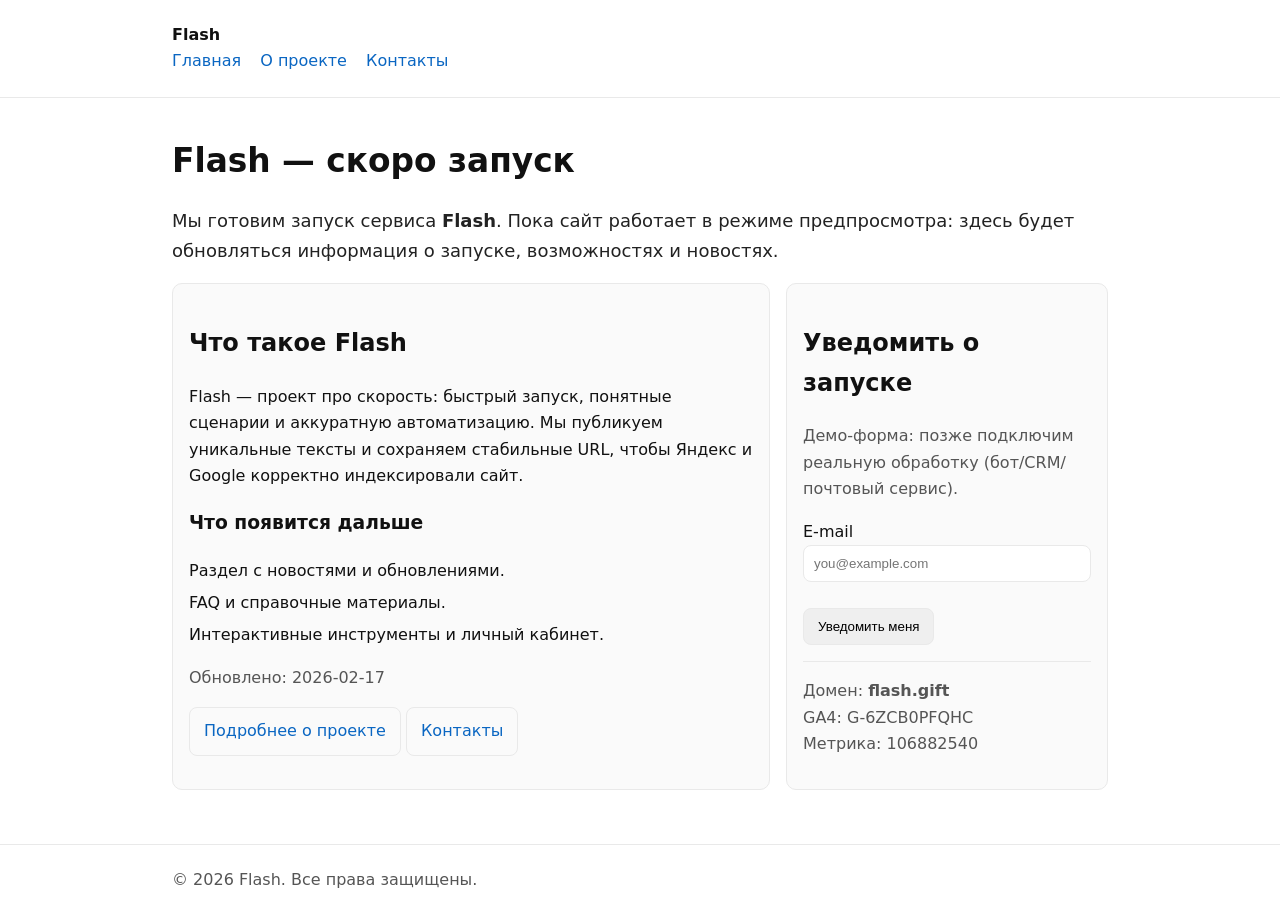
<file: index.html>
<!doctype html>
<html lang="ru">
<head>
  <meta charset="utf-8">
  <meta http-equiv="X-UA-Compatible" content="IE=edge">
  <meta name="viewport" content="width=device-width, initial-scale=1">

  <title>Flash — официальный сайт | Скоро запуск</title>
  <meta name="description" content="Flash — готовим запуск нового сервиса. Кратко о проекте и планы: скоро старт.">
  <meta name="robots" content="index,follow">
  <link rel="canonical" href="https://flash.gift/">
  <link rel="icon" href="/favicon.svg" type="image/svg+xml">

  <!-- Google Search Console (URL Prefix) verification -->
  <meta name="google-site-verification" content="k3p72DOG4IY43Zcxgk-vc1v0iFhsL73uqDpdBK9BLhQ">

  <!-- Open Graph / Social preview -->
  <meta property="og:title" content="Flash — скоро запуск">
  <meta property="og:description" content="Готовим запуск сервиса Flash. Следите за обновлениями — скоро старт.">
  <meta property="og:type" content="website">
  <meta property="og:url" content="https://flash.gift/">
  <meta property="og:image" content="https://flash.gift/og-image.png">
  <meta name="twitter:card" content="summary_large_image">


  <style>
    :root {
      --maxw: 980px;
      --text: #111;
      --muted: #555;
      --border: #e9e9e9;
      --bg: #fff;
      --card: #fafafa;
      --link: #0a66c2;
    }
    * { box-sizing: border-box; }
    html, body { margin:0; padding:0; background: var(--bg); color: var(--text); }
    body { font-family: system-ui, -apple-system, Segoe UI, Roboto, Ubuntu, Arial, sans-serif; line-height: 1.65; }
    a { color: var(--link); }
    header { border-bottom: 1px solid var(--border); }
    footer { border-top: 1px solid var(--border); margin-top: 32px; }
    .wrap { max-width: var(--maxw); margin: 0 auto; padding: 22px; }
    nav a { margin-right: 14px; text-decoration: none; }
    nav a:hover { text-decoration: underline; }
    h1 { font-size: 2.05rem; margin: 14px 0 10px; }
    h2 { margin-top: 24px; }
    .lead { font-size: 1.125rem; color: #222; }
    .muted { color: var(--muted); }
    .grid { display: grid; gap: 16px; grid-template-columns: 1.3fr 0.7fr; }
    @media (max-width: 860px) { .grid { grid-template-columns: 1fr; } }
    .card { background: var(--card); border: 1px solid var(--border); border-radius: 10px; padding: 16px; }
    .btn { display:inline-block; padding: 10px 14px; border: 1px solid var(--border); border-radius: 8px; text-decoration:none; }
    form input[type="email"] { width: min(420px, 100%); padding: 10px; border: 1px solid var(--border); border-radius: 8px; }
    form button { padding: 10px 14px; border: 1px solid var(--border); border-radius: 8px; cursor: pointer; }
    .kpi { list-style: none; padding-left: 0; }
    .kpi li { margin: 6px 0; }
  </style>


  <!-- Structured data (Organization) -->
  <script type="application/ld+json">
  {
    "@context": "https://schema.org",
    "@type": "Organization",
    "name": "Flash",
    "url": "https://flash.gift",
    "logo": "https://flash.gift/og-image.png"
  }
  </script>

  <!-- Google tag (gtag.js) -->
  <script async src="https://www.googletagmanager.com/gtag/js?id=G-6ZCB0PFQHC"></script>
  <script>
    window.dataLayer = window.dataLayer || [];
    function gtag(){dataLayer.push(arguments);}
    gtag('js', new Date());
    gtag('config', 'G-6ZCB0PFQHC');
  </script>

  <!-- Yandex.Metrika counter -->
  <script type="text/javascript">
      (function(m,e,t,r,i,k,a){
          m[i]=m[i]||function(){(m[i].a=m[i].a||[]).push(arguments)};
          m[i].l=1*new Date();
          for (var j = 0; j < document.scripts.length; j++) {if (document.scripts[j].src === r) { return; }}
          k=e.createElement(t),a=e.getElementsByTagName(t)[0],k.async=1,k.src=r,a.parentNode.insertBefore(k,a)
      })(window, document,'script','https://mc.yandex.ru/metrika/tag.js?id=106882540', 'ym');

      ym(106882540, 'init', {ssr:true, webvisor:true, clickmap:true, ecommerce:"dataLayer", referrer: document.referrer, url: location.href, accurateTrackBounce:true, trackLinks:true});
  </script>
  <noscript><div><img src="https://mc.yandex.ru/watch/106882540" style="position:absolute; left:-9999px;" alt="" /></div></noscript>
  <!-- /Yandex.Metrika counter -->

</head>

<body>
<header>
  <div class="wrap">
    <strong>Flash</strong>
    <nav aria-label="Разделы">
      <a href="https://flash.gift/">Главная</a>
      <a href="https://flash.gift/about.html">О проекте</a>
      <a href="https://flash.gift/contacts.html">Контакты</a>
    </nav>
  </div>
</header>


<main>
  <div class="wrap">
    <h1>Flash — скоро запуск</h1>
    <p class="lead">
      Мы готовим запуск сервиса <strong>Flash</strong>. Пока сайт работает в режиме предпросмотра:
      здесь будет обновляться информация о запуске, возможностях и новостях.
    </p>

    <div class="grid" role="presentation">
      <section class="card" aria-labelledby="about">
        <h2 id="about">Что такое Flash</h2>
        <p>
          Flash — проект про скорость: быстрый запуск, понятные сценарии и аккуратную автоматизацию.
          Мы публикуем уникальные тексты и сохраняем стабильные URL, чтобы Яндекс и Google корректно индексировали сайт.
        </p>

        <h3>Что появится дальше</h3>
        <ul class="kpi">
          <li>Раздел с новостями и обновлениями.</li>
          <li>FAQ и справочные материалы.</li>
          <li>Интерактивные инструменты и личный кабинет.</li>
        </ul>

        <p class="muted">
          Обновлено: 2026-02-17
        </p>

        <p>
          <a class="btn" href="https://flash.gift/about.html">Подробнее о проекте</a>
          <a class="btn" href="https://flash.gift/contacts.html">Контакты</a>
        </p>
      </section>

      <aside class="card" aria-labelledby="subscribe">
        <h2 id="subscribe">Уведомить о запуске</h2>
        <p class="muted">Демо‑форма: позже подключим реальную обработку (бот/CRM/почтовый сервис).</p>
        <form action="#" method="post"
              onsubmit="alert('Это демо-форма. Позже подключите реальную обработку (Formspree / Telegram Bot / свой сервер).'); return false;">
          <label for="email">E‑mail</label><br>
          <input id="email" type="email" name="email" placeholder="you@example.com" required><br><br>
          <button type="submit">Уведомить меня</button>
        </form>

        <hr style="border:none;border-top:1px solid var(--border); margin: 16px 0;">
        <p class="muted">
          Домен: <strong>flash.gift</strong><br>
          GA4: G-6ZCB0PFQHC<br>
          Метрика: 106882540
        </p>
      </aside>
    </div>
  </div>
</main>

<footer>
  <div class="wrap muted">© 2026 Flash. Все права защищены.</div>
</footer>

</body>
</html>
</file>
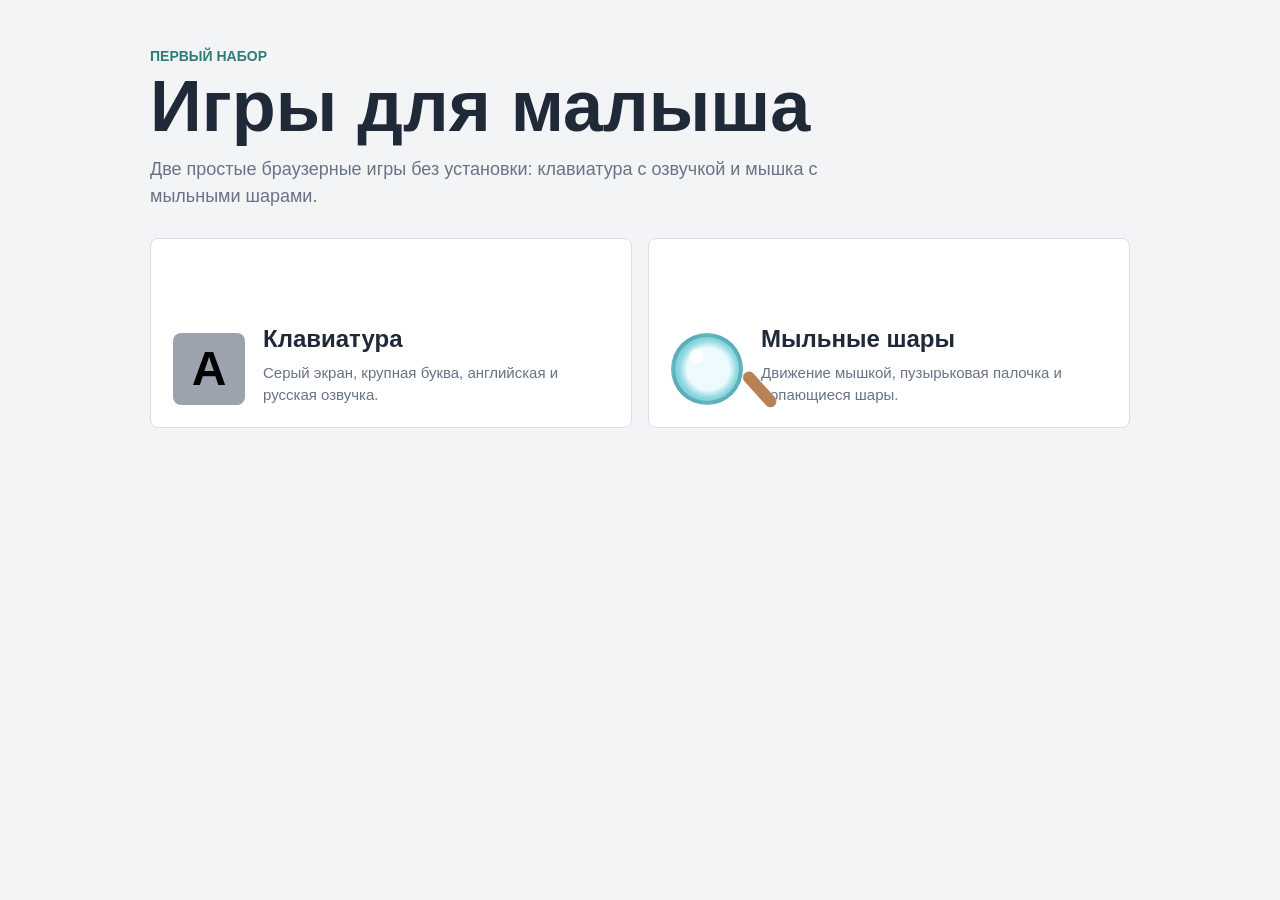
<file: kids/index.html>
<!doctype html>
<html lang="ru">
  <head>
    <meta charset="utf-8">
    <meta name="viewport" content="width=device-width, initial-scale=1, viewport-fit=cover">
    <meta name="theme-color" content="#f4f5f7">
    <meta name="apple-mobile-web-app-capable" content="yes">
    <meta name="apple-mobile-web-app-title" content="Игры малыша">
    <link rel="manifest" href="manifest.webmanifest">
    <link rel="apple-touch-icon" href="assets/icons/apple-touch-icon.png">
    <title>Игры для малыша</title>
    <link rel="stylesheet" href="styles.css">
  </head>
  <body>
    <main class="shell">
      <section class="intro" aria-labelledby="page-title">
        <p class="eyebrow">Первый набор</p>
        <h1 id="page-title">Игры для малыша</h1>
        <p class="lead">
          Две простые браузерные игры без установки: клавиатура с озвучкой и мышка с мыльными шарами.
        </p>
      </section>

      <section class="game-grid" aria-label="Выбор игры">
        <a class="game-card" href="keyboard-game/index.html">
          <span class="card-mark">A</span>
          <span>
            <strong>Клавиатура</strong>
            <small>Серый экран, крупная буква, английская и русская озвучка.</small>
          </span>
        </a>

        <a class="game-card" href="bubble-game/index.html">
          <span class="card-mark bubble-mark"></span>
          <span>
            <strong>Мыльные шары</strong>
            <small>Движение мышкой, пузырьковая палочка и лопающиеся шары.</small>
          </span>
        </a>
      </section>
    </main>
  </body>
</html>
</file>
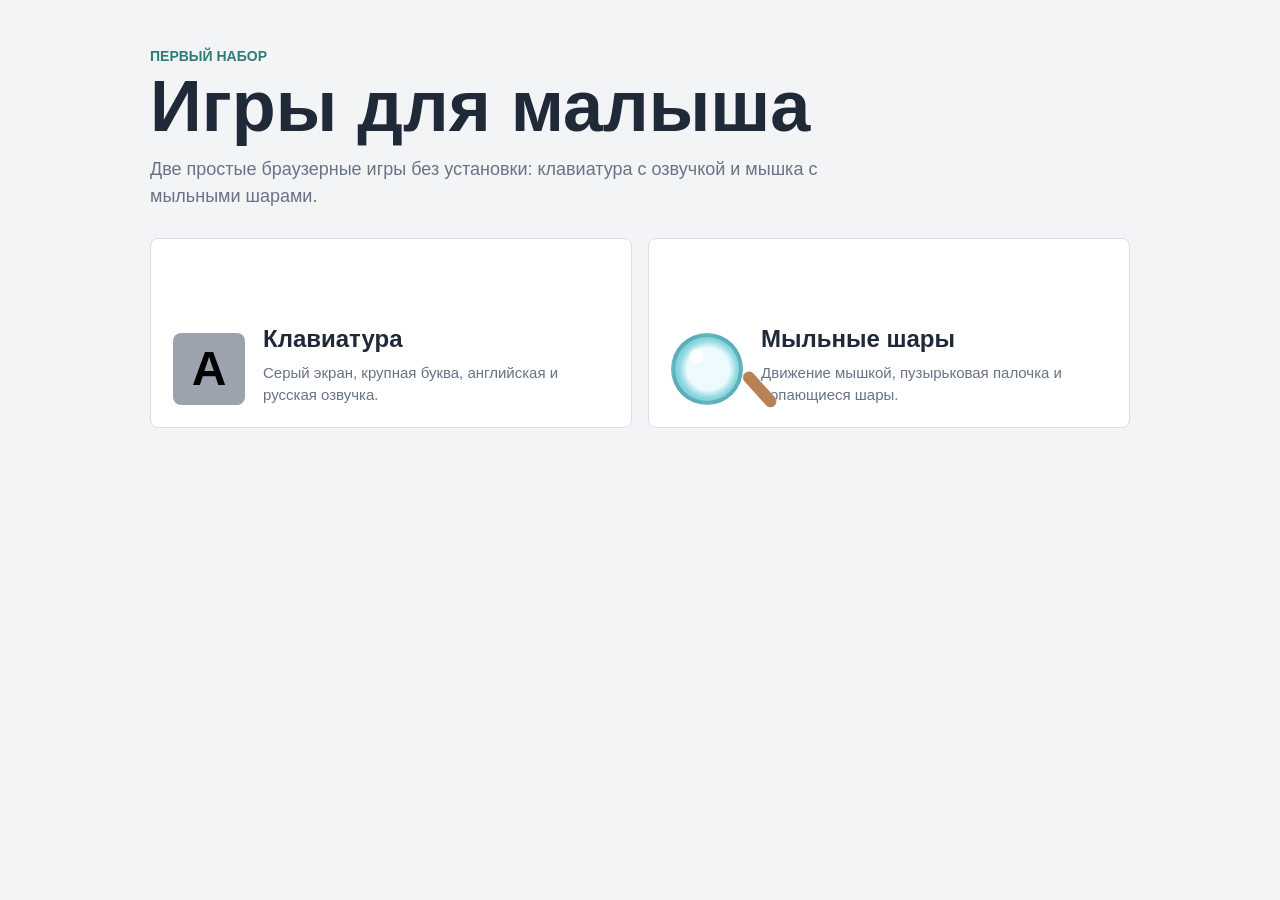
<file: kids1/index.html>
<!doctype html>
<html lang="ru">
  <head>
    <meta charset="utf-8">
    <meta name="robots" content="noindex,nofollow">
    <meta name="viewport" content="width=device-width, initial-scale=1, viewport-fit=cover">
    <meta name="theme-color" content="#f4f5f7">
    <meta name="apple-mobile-web-app-capable" content="yes">
    <meta name="apple-mobile-web-app-title" content="Игры малыша">
    <link rel="manifest" href="manifest.webmanifest">
    <link rel="apple-touch-icon" href="assets/icons/apple-touch-icon.png">
    <title>Игры для малыша</title>
    <link rel="stylesheet" href="styles.css">
  </head>
  <body>
    <main class="shell">
      <section class="intro" aria-labelledby="page-title">
        <p class="eyebrow">Первый набор</p>
        <h1 id="page-title">Игры для малыша</h1>
        <p class="lead">
          Две простые браузерные игры без установки: клавиатура с озвучкой и мышка с мыльными шарами.
        </p>
      </section>

      <section class="game-grid" aria-label="Выбор игры">
        <a class="game-card" href="keyboard-game/index.html">
          <span class="card-mark">A</span>
          <span>
            <strong>Клавиатура</strong>
            <small>Серый экран, крупная буква, английская и русская озвучка.</small>
          </span>
        </a>

        <a class="game-card" href="bubble-game/index.html">
          <span class="card-mark bubble-mark"></span>
          <span>
            <strong>Мыльные шары</strong>
            <small>Движение мышкой, пузырьковая палочка и лопающиеся шары.</small>
          </span>
        </a>
      </section>
    </main>
  </body>
</html>
</file>
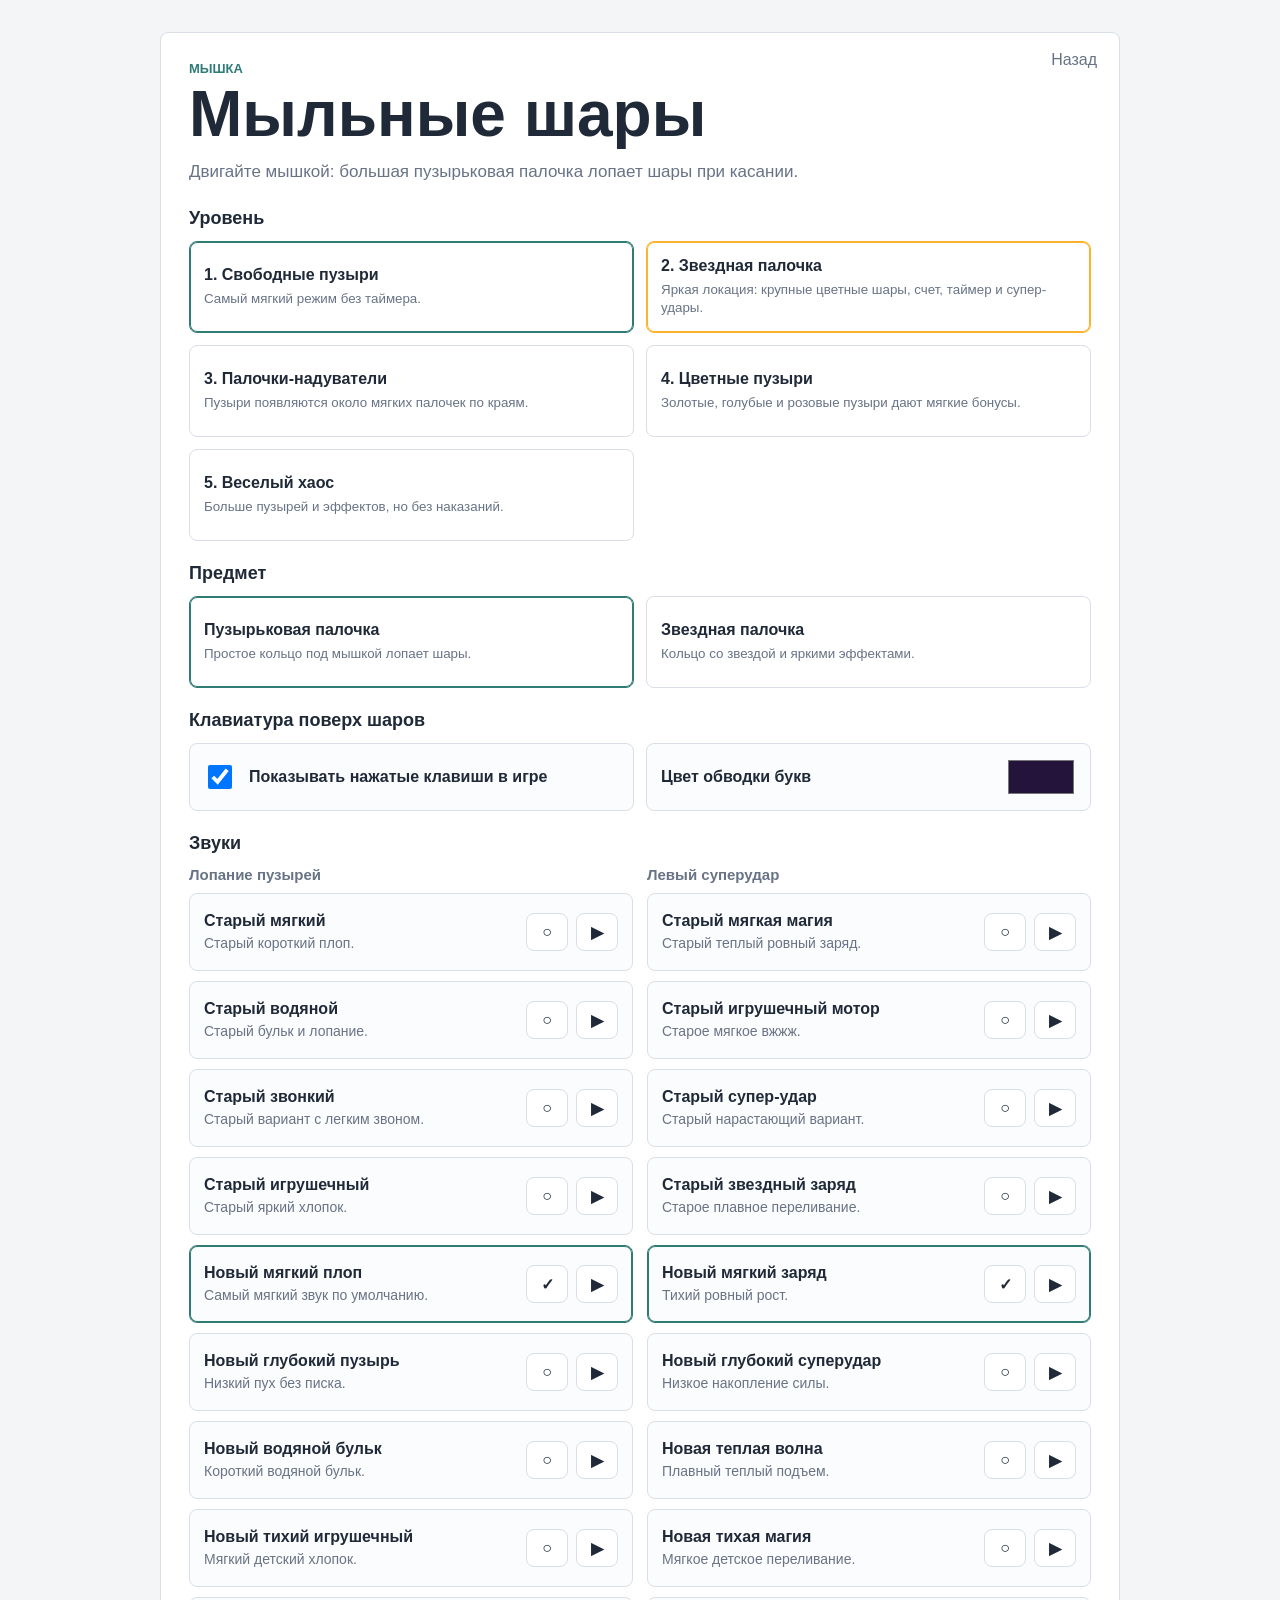
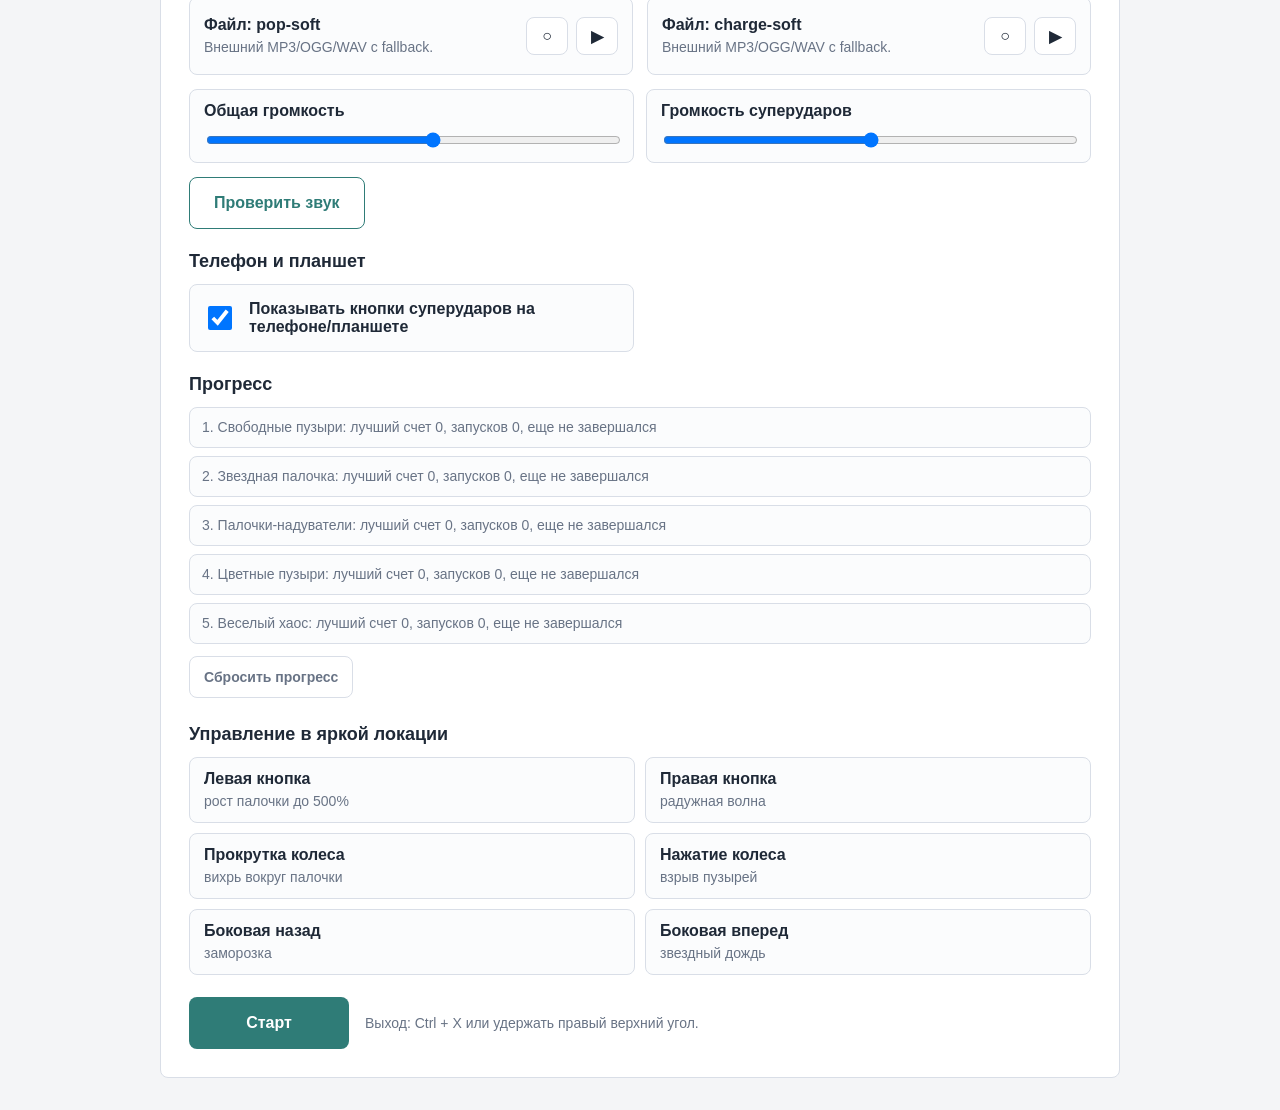
<file: kids/bubble-game/index.html>
<!doctype html>
<html lang="ru">
  <head>
    <meta charset="utf-8">
    <meta name="viewport" content="width=device-width, initial-scale=1, viewport-fit=cover">
    <meta name="theme-color" content="#10bfb7">
    <meta name="apple-mobile-web-app-capable" content="yes">
    <meta name="apple-mobile-web-app-title" content="Мыльные шары">
    <link rel="manifest" href="../manifest.webmanifest">
    <link rel="apple-touch-icon" href="../assets/icons/apple-touch-icon.png">
    <title>Мыльные шары</title>
    <link rel="stylesheet" href="styles.css">
  </head>
  <body>
    <main id="menu" class="menu">
      <section class="panel" aria-labelledby="title">
        <a class="back-link" href="../index.html">Назад</a>
        <p class="eyebrow">Мышка</p>
        <h1 id="title">Мыльные шары</h1>
        <p class="lead">Двигайте мышкой: большая пузырьковая палочка лопает шары при касании.</p>

        <section class="locations" aria-labelledby="locations-title">
          <h2 id="locations-title">Уровень</h2>
          <div id="locationList" class="location-list"></div>
        </section>

        <section class="locations" aria-labelledby="tools-title">
          <h2 id="tools-title">Предмет</h2>
          <div id="toolList" class="location-list"></div>
        </section>

        <section id="keyboardOverlaySettings" class="locations settings" aria-labelledby="keyboard-overlay-title">
          <h2 id="keyboard-overlay-title">Клавиатура поверх шаров</h2>
          <div class="settings-grid">
            <label class="toggle-control">
              <input id="keyboardOverlayToggle" type="checkbox" checked>
              <span>Показывать нажатые клавиши в игре</span>
            </label>

            <label class="color-control">
              <span>Цвет обводки букв</span>
              <input id="letterStrokeColor" type="color" value="#24133b">
            </label>
          </div>
        </section>

        <section class="locations sounds" aria-labelledby="sounds-title">
          <h2 id="sounds-title">Звуки</h2>
          <div class="sound-columns">
            <div>
              <h3>Лопание пузырей</h3>
              <div id="popSoundList" class="sound-list"></div>
            </div>
            <div>
              <h3>Левый суперудар</h3>
              <div id="chargeSoundList" class="sound-list"></div>
            </div>
          </div>
          <div class="settings-grid sound-settings">
            <label class="range-control">
              <span>Общая громкость</span>
              <input id="effectsVolume" type="range" min="0" max="100" value="55">
            </label>

            <label class="range-control">
              <span>Громкость суперударов</span>
              <input id="superVolume" type="range" min="0" max="100" value="50">
            </label>
          </div>
          <button id="enableSoundButton" class="secondary-button" type="button">Проверить звук</button>
        </section>

        <section class="locations settings" aria-labelledby="mobile-title">
          <h2 id="mobile-title">Телефон и планшет</h2>
          <div class="settings-grid">
            <label class="toggle-control">
              <input id="mobileSuperButtonsToggle" type="checkbox" checked>
              <span>Показывать кнопки суперударов на телефоне/планшете</span>
            </label>
          </div>
        </section>

        <section class="locations progress" aria-labelledby="progress-title">
          <h2 id="progress-title">Прогресс</h2>
          <div id="progressSummary" class="progress-summary"></div>
          <button id="resetProgressButton" class="quiet-button" type="button">Сбросить прогресс</button>
        </section>

        <section class="locations controls" aria-labelledby="controls-title">
          <h2 id="controls-title">Управление в яркой локации</h2>
          <ul class="control-list">
            <li><strong>Левая кнопка</strong><span>рост палочки до 500%</span></li>
            <li><strong>Правая кнопка</strong><span>радужная волна</span></li>
            <li><strong>Прокрутка колеса</strong><span>вихрь вокруг палочки</span></li>
            <li><strong>Нажатие колеса</strong><span>взрыв пузырей</span></li>
            <li><strong>Боковая назад</strong><span>заморозка</span></li>
            <li><strong>Боковая вперед</strong><span>звездный дождь</span></li>
          </ul>
        </section>

        <div class="actions">
          <button id="startGame" class="primary-button" type="button">Старт</button>
          <p class="hint">Выход: Ctrl + X или удержать правый верхний угол.</p>
        </div>
      </section>
    </main>

    <section id="game" class="game hidden" aria-label="Игровой экран">
      <canvas id="gameCanvas" tabindex="0"></canvas>
      <div id="mobileControls" class="mobile-controls hidden" aria-label="Мобильные суперудары">
        <button id="mobileSuperButton" type="button">Супер</button>
        <button id="mobileWaveButton" type="button">Волна</button>
      </div>
      <div id="resultOverlay" class="result-overlay hidden" role="dialog" aria-labelledby="resultTitle">
        <h2 id="resultTitle">Раунд окончен</h2>
        <p id="resultText"></p>
        <div class="result-actions">
          <button id="repeatLevelButton" type="button">Еще раз</button>
          <button id="nextLevelButton" type="button">Следующий уровень</button>
          <button id="resultMenuButton" type="button">В меню</button>
        </div>
      </div>
      <div id="exitZone" class="exit-zone" aria-hidden="true"></div>
    </section>

    <script src="game.js"></script>
  </body>
</html>
</file>
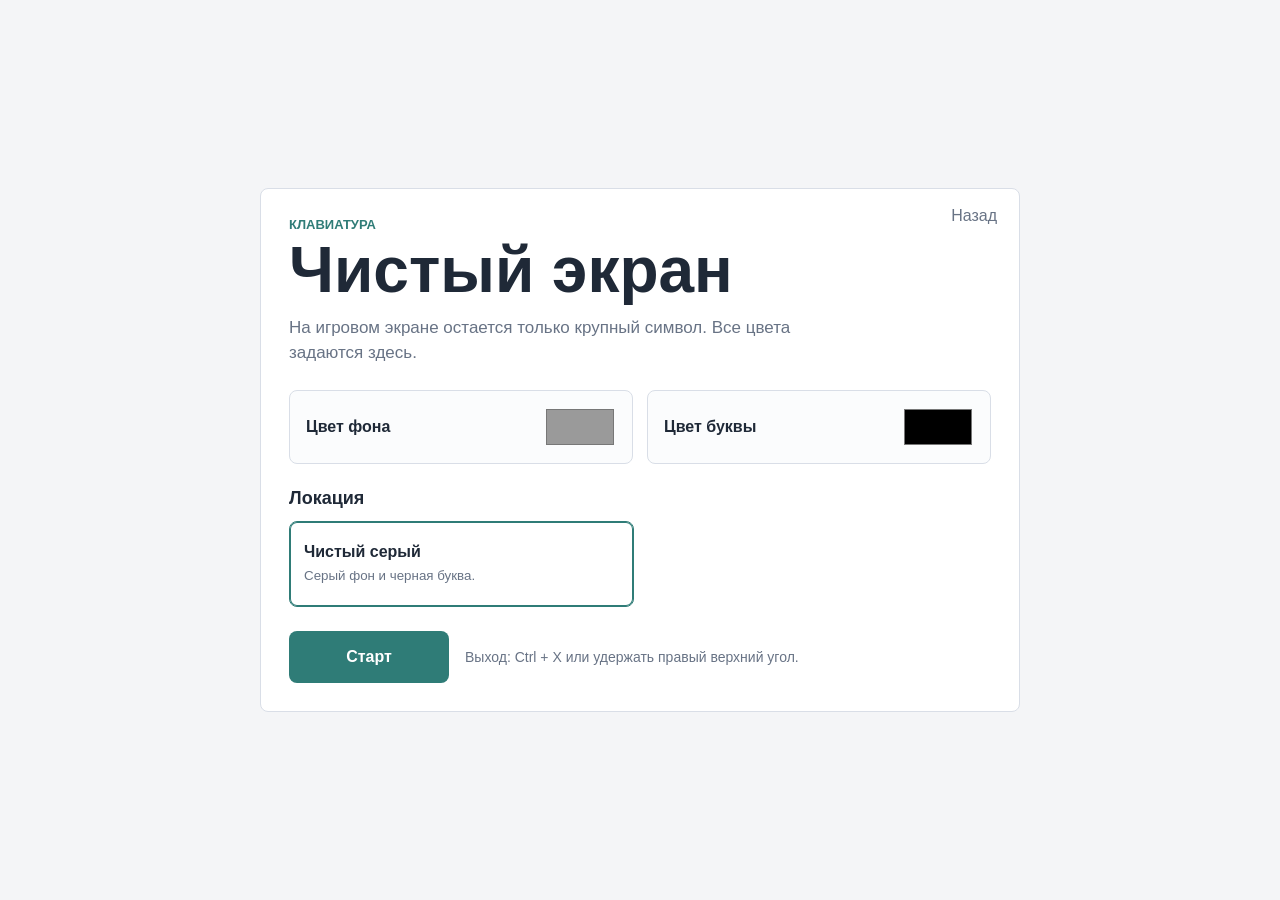
<file: kids/keyboard-game/index.html>
<!doctype html>
<html lang="ru">
  <head>
    <meta charset="utf-8">
    <meta name="viewport" content="width=device-width, initial-scale=1, viewport-fit=cover">
    <meta name="theme-color" content="#9a9a9a">
    <meta name="apple-mobile-web-app-capable" content="yes">
    <meta name="apple-mobile-web-app-title" content="Клавиатура">
    <link rel="manifest" href="../manifest.webmanifest">
    <link rel="apple-touch-icon" href="../assets/icons/apple-touch-icon.png">
    <title>Клавиатура для малыша</title>
    <link rel="stylesheet" href="styles.css">
  </head>
  <body>
    <main id="menu" class="menu">
      <section class="panel" aria-labelledby="title">
        <a class="back-link" href="../index.html">Назад</a>
        <p class="eyebrow">Клавиатура</p>
        <h1 id="title">Чистый экран</h1>
        <p class="lead">На игровом экране остается только крупный символ. Все цвета задаются здесь.</p>

        <div class="settings">
          <label class="color-control">
            <span>Цвет фона</span>
            <input id="backgroundColor" type="color" value="#9a9a9a">
          </label>

          <label class="color-control">
            <span>Цвет буквы</span>
            <input id="letterColor" type="color" value="#000000">
          </label>
        </div>

        <section class="locations" aria-labelledby="locations-title">
          <h2 id="locations-title">Локация</h2>
          <div id="locationList" class="location-list"></div>
        </section>

        <div class="actions">
          <button id="startGame" class="primary-button" type="button">Старт</button>
          <p class="hint">Выход: Ctrl + X или удержать правый верхний угол.</p>
        </div>
      </section>
    </main>

    <section id="game" class="game hidden" aria-label="Игровой экран">
      <div id="glyph" class="glyph" aria-hidden="true">8</div>
      <div id="exitZone" class="exit-zone" aria-hidden="true"></div>
    </section>

    <script src="game.js"></script>
  </body>
</html>
</file>
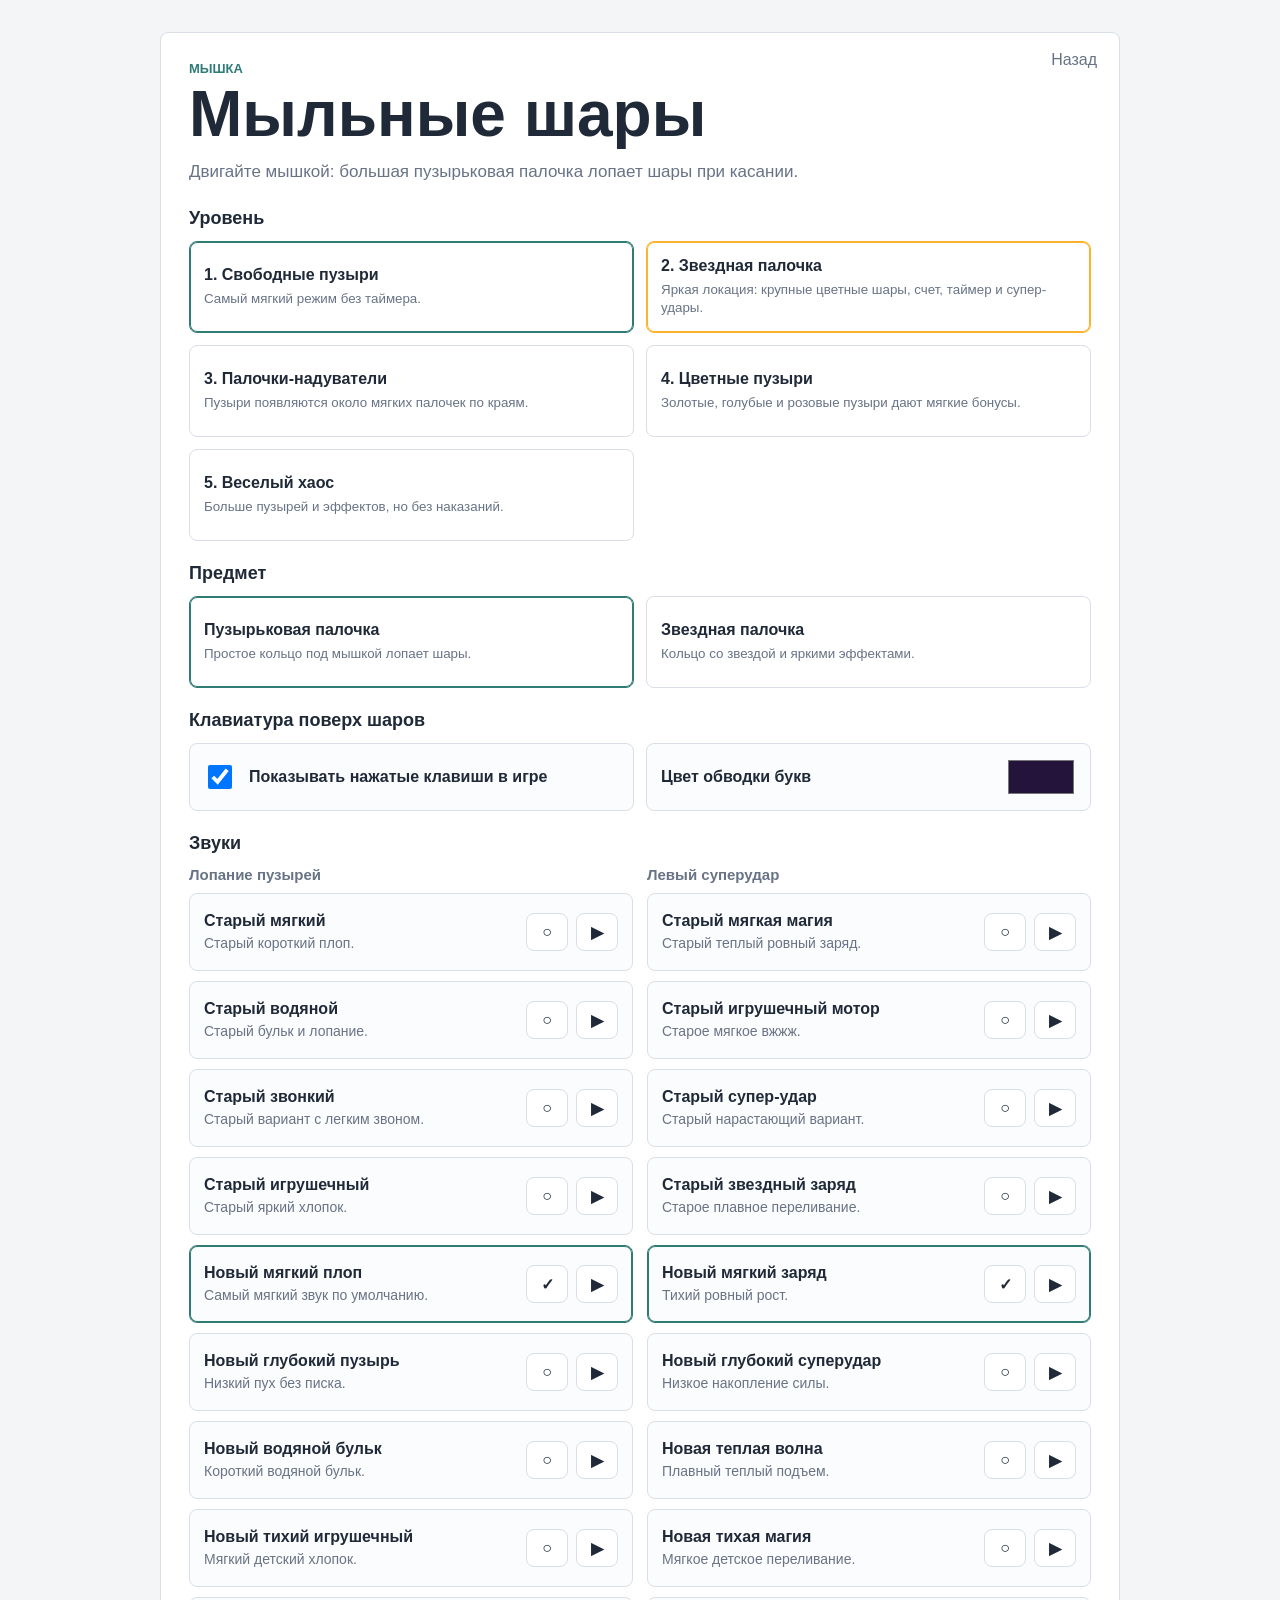
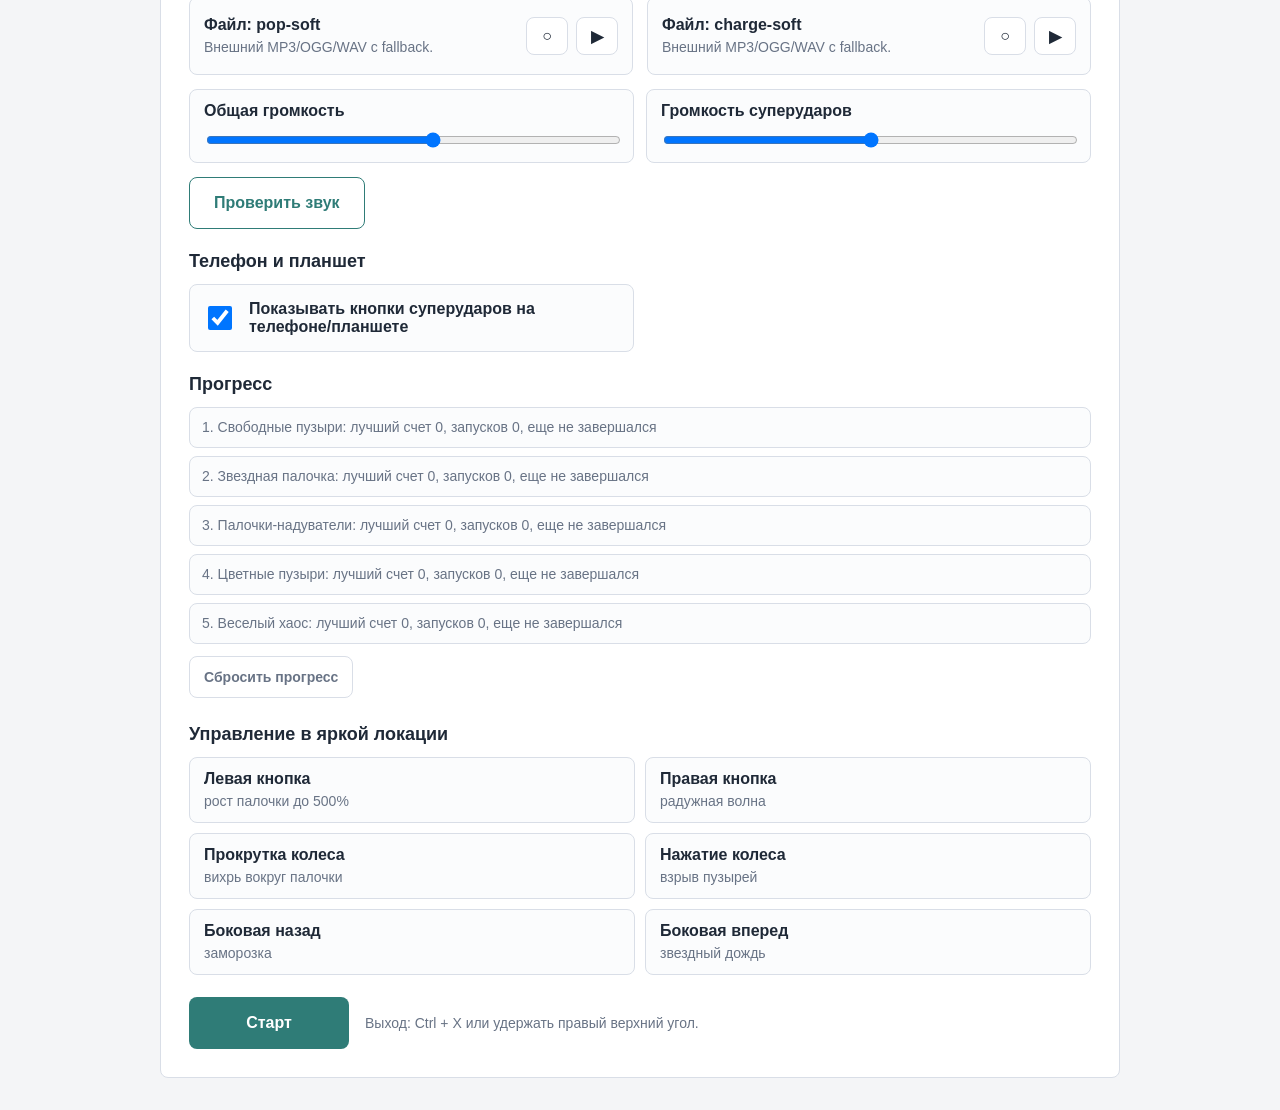
<file: kids1/bubble-game/index.html>
<!doctype html>
<html lang="ru">
  <head>
    <meta charset="utf-8">
    <meta name="robots" content="noindex,nofollow">
    <meta name="viewport" content="width=device-width, initial-scale=1, viewport-fit=cover">
    <meta name="theme-color" content="#10bfb7">
    <meta name="apple-mobile-web-app-capable" content="yes">
    <meta name="apple-mobile-web-app-title" content="Мыльные шары">
    <link rel="manifest" href="../manifest.webmanifest">
    <link rel="apple-touch-icon" href="../assets/icons/apple-touch-icon.png">
    <title>Мыльные шары</title>
    <link rel="stylesheet" href="styles.css">
  </head>
  <body>
    <main id="menu" class="menu">
      <section class="panel" aria-labelledby="title">
        <a class="back-link" href="../index.html">Назад</a>
        <p class="eyebrow">Мышка</p>
        <h1 id="title">Мыльные шары</h1>
        <p class="lead">Двигайте мышкой: большая пузырьковая палочка лопает шары при касании.</p>

        <section class="locations" aria-labelledby="locations-title">
          <h2 id="locations-title">Уровень</h2>
          <div id="locationList" class="location-list"></div>
        </section>

        <section class="locations" aria-labelledby="tools-title">
          <h2 id="tools-title">Предмет</h2>
          <div id="toolList" class="location-list"></div>
        </section>

        <section id="keyboardOverlaySettings" class="locations settings" aria-labelledby="keyboard-overlay-title">
          <h2 id="keyboard-overlay-title">Клавиатура поверх шаров</h2>
          <div class="settings-grid">
            <label class="toggle-control">
              <input id="keyboardOverlayToggle" type="checkbox" checked>
              <span>Показывать нажатые клавиши в игре</span>
            </label>

            <label class="color-control">
              <span>Цвет обводки букв</span>
              <input id="letterStrokeColor" type="color" value="#24133b">
            </label>
          </div>
        </section>

        <section class="locations sounds" aria-labelledby="sounds-title">
          <h2 id="sounds-title">Звуки</h2>
          <div class="sound-columns">
            <div>
              <h3>Лопание пузырей</h3>
              <div id="popSoundList" class="sound-list"></div>
            </div>
            <div>
              <h3>Левый суперудар</h3>
              <div id="chargeSoundList" class="sound-list"></div>
            </div>
          </div>
          <div class="settings-grid sound-settings">
            <label class="range-control">
              <span>Общая громкость</span>
              <input id="effectsVolume" type="range" min="0" max="100" value="55">
            </label>

            <label class="range-control">
              <span>Громкость суперударов</span>
              <input id="superVolume" type="range" min="0" max="100" value="50">
            </label>
          </div>
          <button id="enableSoundButton" class="secondary-button" type="button">Проверить звук</button>
        </section>

        <section class="locations settings" aria-labelledby="mobile-title">
          <h2 id="mobile-title">Телефон и планшет</h2>
          <div class="settings-grid">
            <label class="toggle-control">
              <input id="mobileSuperButtonsToggle" type="checkbox" checked>
              <span>Показывать кнопки суперударов на телефоне/планшете</span>
            </label>
          </div>
        </section>

        <section class="locations progress" aria-labelledby="progress-title">
          <h2 id="progress-title">Прогресс</h2>
          <div id="progressSummary" class="progress-summary"></div>
          <button id="resetProgressButton" class="quiet-button" type="button">Сбросить прогресс</button>
        </section>

        <section class="locations controls" aria-labelledby="controls-title">
          <h2 id="controls-title">Управление в яркой локации</h2>
          <ul class="control-list">
            <li><strong>Левая кнопка</strong><span>рост палочки до 500%</span></li>
            <li><strong>Правая кнопка</strong><span>радужная волна</span></li>
            <li><strong>Прокрутка колеса</strong><span>вихрь вокруг палочки</span></li>
            <li><strong>Нажатие колеса</strong><span>взрыв пузырей</span></li>
            <li><strong>Боковая назад</strong><span>заморозка</span></li>
            <li><strong>Боковая вперед</strong><span>звездный дождь</span></li>
          </ul>
        </section>

        <div class="actions">
          <button id="startGame" class="primary-button" type="button">Старт</button>
          <p class="hint">Выход: Ctrl + X или удержать правый верхний угол.</p>
        </div>
      </section>
    </main>

    <section id="game" class="game hidden" aria-label="Игровой экран">
      <canvas id="gameCanvas" tabindex="0"></canvas>
      <div id="mobileControls" class="mobile-controls hidden" aria-label="Мобильные суперудары">
        <button id="mobileSuperButton" type="button">Супер</button>
        <button id="mobileWaveButton" type="button">Волна</button>
      </div>
      <div id="resultOverlay" class="result-overlay hidden" role="dialog" aria-labelledby="resultTitle">
        <h2 id="resultTitle">Раунд окончен</h2>
        <p id="resultText"></p>
        <div class="result-actions">
          <button id="repeatLevelButton" type="button">Еще раз</button>
          <button id="nextLevelButton" type="button">Следующий уровень</button>
          <button id="resultMenuButton" type="button">В меню</button>
        </div>
      </div>
      <div id="exitZone" class="exit-zone" aria-hidden="true"></div>
    </section>

    <script src="../assets/deployment-storage.js"></script>
    <script src="game.js"></script>
  </body>
</html>
</file>
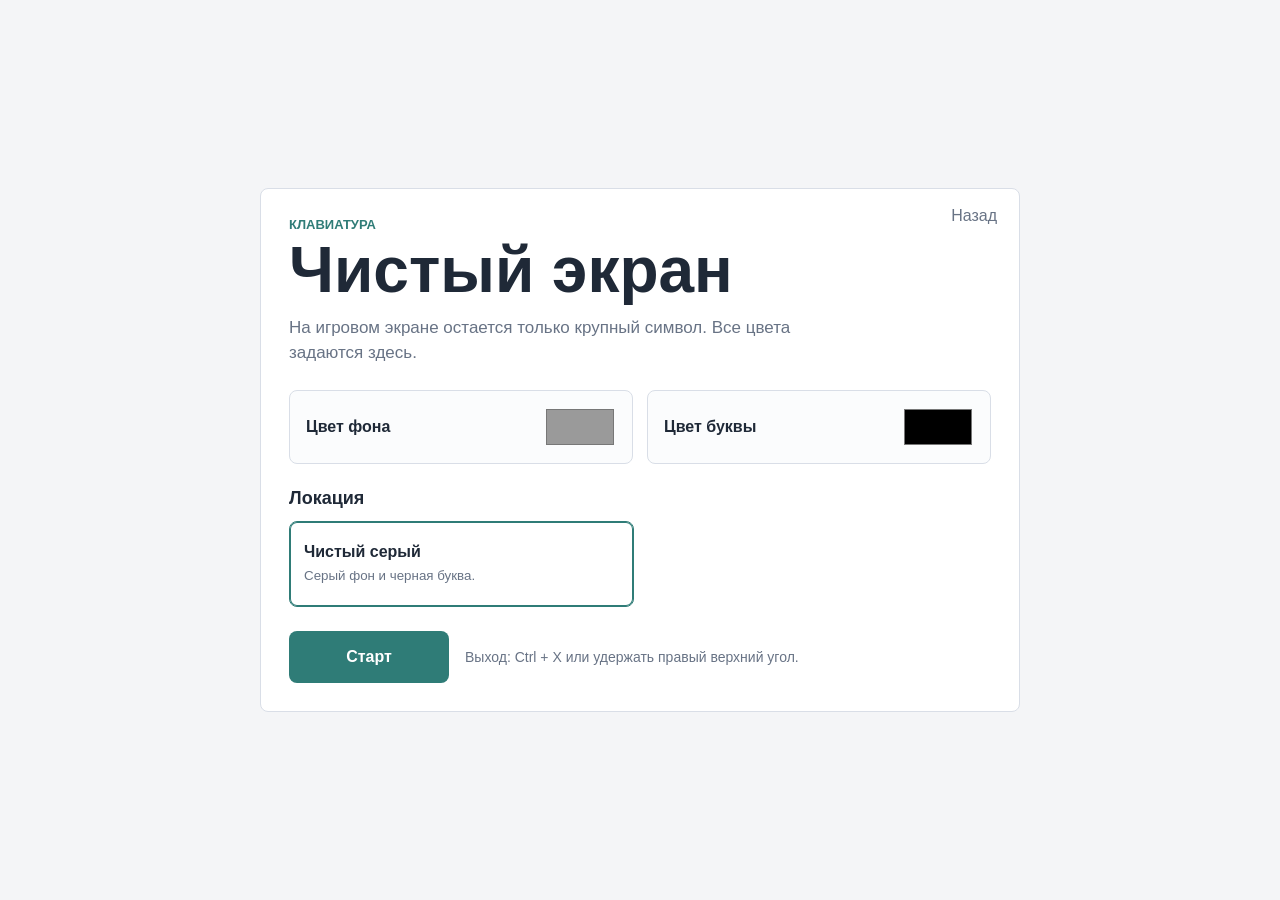
<file: kids1/keyboard-game/index.html>
<!doctype html>
<html lang="ru">
  <head>
    <meta charset="utf-8">
    <meta name="robots" content="noindex,nofollow">
    <meta name="viewport" content="width=device-width, initial-scale=1, viewport-fit=cover">
    <meta name="theme-color" content="#9a9a9a">
    <meta name="apple-mobile-web-app-capable" content="yes">
    <meta name="apple-mobile-web-app-title" content="Клавиатура">
    <link rel="manifest" href="../manifest.webmanifest">
    <link rel="apple-touch-icon" href="../assets/icons/apple-touch-icon.png">
    <title>Клавиатура для малыша</title>
    <link rel="stylesheet" href="styles.css">
  </head>
  <body>
    <main id="menu" class="menu">
      <section class="panel" aria-labelledby="title">
        <a class="back-link" href="../index.html">Назад</a>
        <p class="eyebrow">Клавиатура</p>
        <h1 id="title">Чистый экран</h1>
        <p class="lead">На игровом экране остается только крупный символ. Все цвета задаются здесь.</p>

        <div class="settings">
          <label class="color-control">
            <span>Цвет фона</span>
            <input id="backgroundColor" type="color" value="#9a9a9a">
          </label>

          <label class="color-control">
            <span>Цвет буквы</span>
            <input id="letterColor" type="color" value="#000000">
          </label>
        </div>

        <section class="locations" aria-labelledby="locations-title">
          <h2 id="locations-title">Локация</h2>
          <div id="locationList" class="location-list"></div>
        </section>

        <div class="actions">
          <button id="startGame" class="primary-button" type="button">Старт</button>
          <p class="hint">Выход: Ctrl + X или удержать правый верхний угол.</p>
        </div>
      </section>
    </main>

    <section id="game" class="game hidden" aria-label="Игровой экран">
      <div id="glyph" class="glyph" aria-hidden="true">8</div>
      <div id="exitZone" class="exit-zone" aria-hidden="true"></div>
    </section>

    <script src="../assets/deployment-storage.js"></script>
    <script src="game.js"></script>
  </body>
</html>
</file>
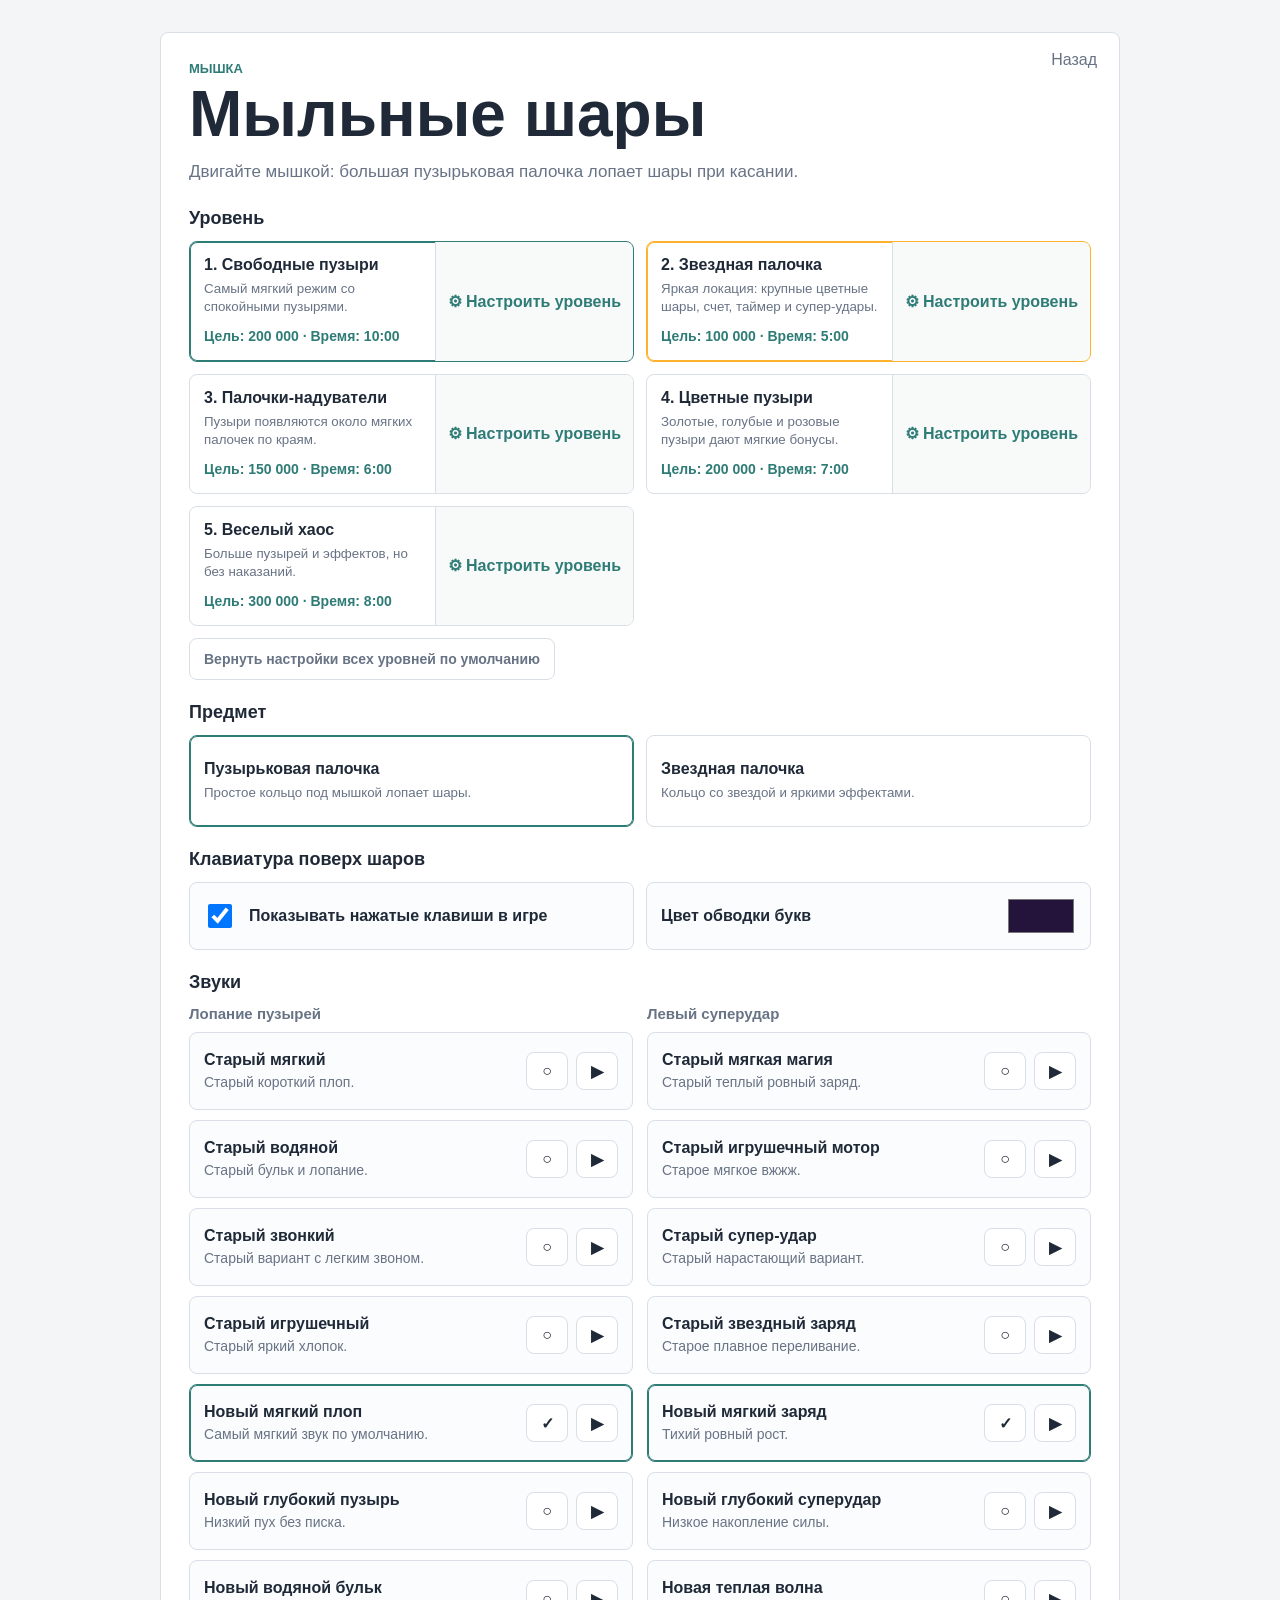
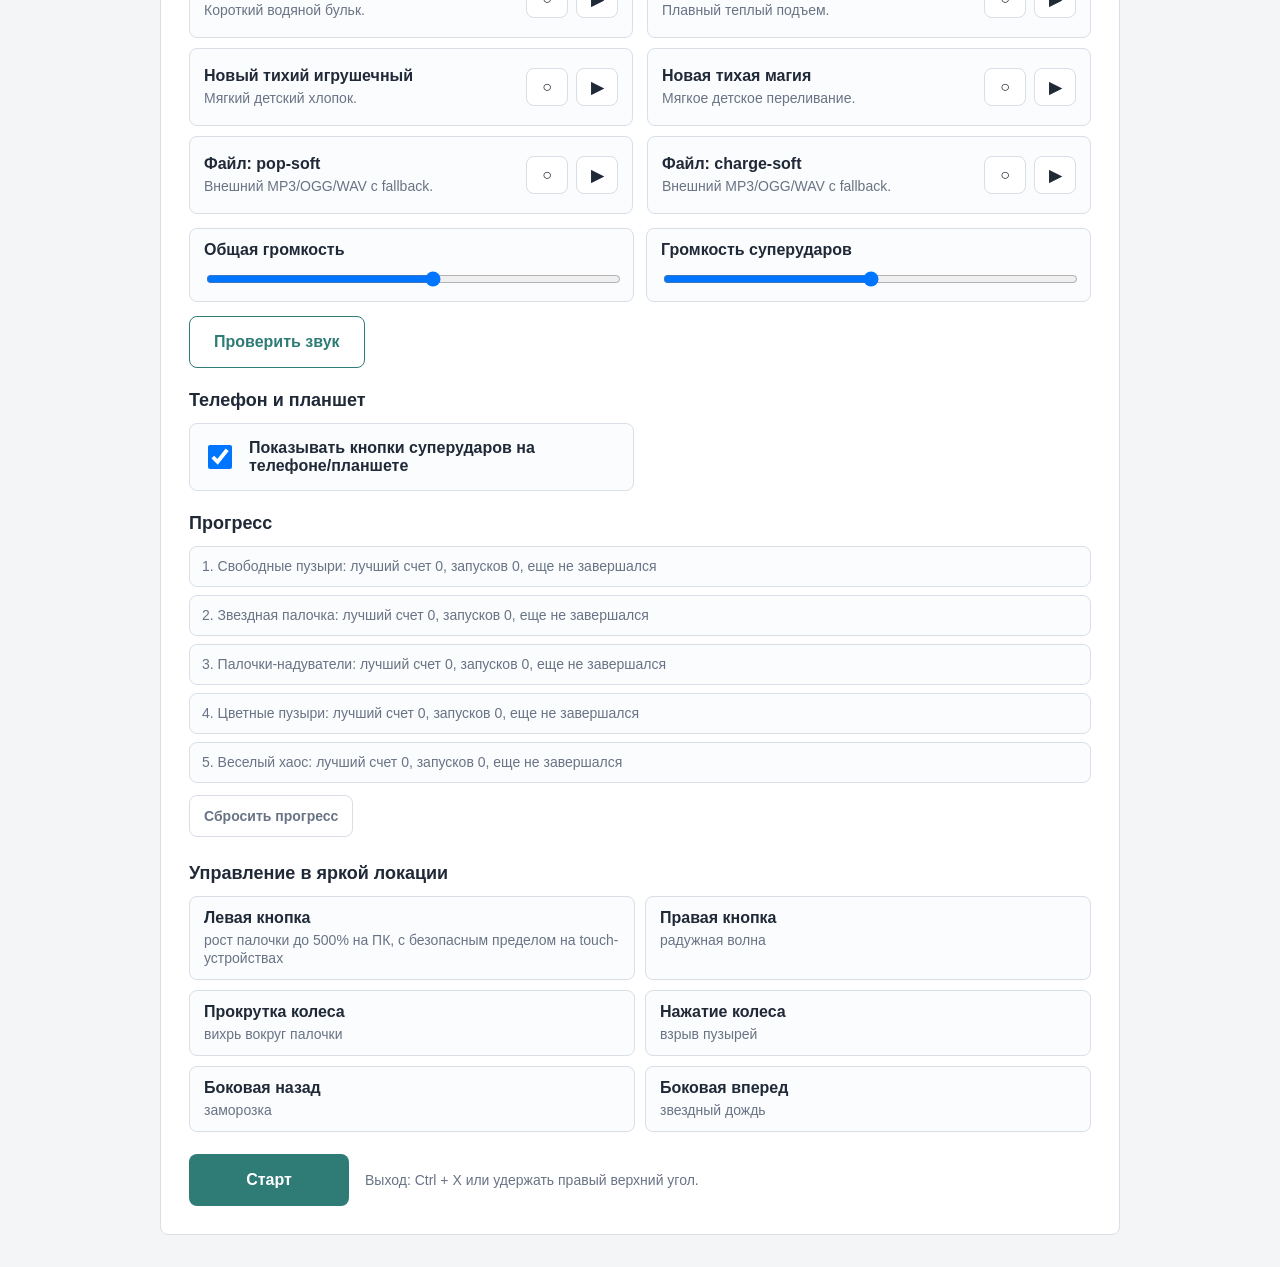
<file: kids2/bubble-game/index.html>
<!doctype html>
<html lang="ru">
  <head>
    <meta charset="utf-8">
    <meta name="robots" content="noindex,nofollow">
    <meta name="viewport" content="width=device-width, initial-scale=1, viewport-fit=cover">
    <meta name="theme-color" content="#10bfb7">
    <meta name="apple-mobile-web-app-capable" content="yes">
    <meta name="apple-mobile-web-app-title" content="Мыльные шары">
    <link rel="manifest" href="../manifest.webmanifest">
    <link rel="apple-touch-icon" href="../assets/icons/apple-touch-icon.png">
    <title>Мыльные шары</title>
    <link rel="stylesheet" href="styles.css">
  </head>
  <body>
    <main id="menu" class="menu">
      <section class="panel" aria-labelledby="title">
        <a class="back-link" href="../index.html">Назад</a>
        <p class="eyebrow">Мышка</p>
        <h1 id="title">Мыльные шары</h1>
        <p class="lead">Двигайте мышкой: большая пузырьковая палочка лопает шары при касании.</p>

        <section class="locations" aria-labelledby="locations-title">
          <h2 id="locations-title">Уровень</h2>
          <div id="locationList" class="location-list"></div>
          <button id="resetLevelSettingsButton" class="quiet-button level-reset-button" type="button">Вернуть настройки всех уровней по умолчанию</button>
        </section>

        <section class="locations" aria-labelledby="tools-title">
          <h2 id="tools-title">Предмет</h2>
          <div id="toolList" class="location-list"></div>
        </section>

        <section id="keyboardOverlaySettings" class="locations settings" aria-labelledby="keyboard-overlay-title">
          <h2 id="keyboard-overlay-title">Клавиатура поверх шаров</h2>
          <div class="settings-grid">
            <label class="toggle-control">
              <input id="keyboardOverlayToggle" type="checkbox" checked>
              <span>Показывать нажатые клавиши в игре</span>
            </label>

            <label class="color-control">
              <span>Цвет обводки букв</span>
              <input id="letterStrokeColor" type="color" value="#24133b">
            </label>
          </div>
        </section>

        <section class="locations sounds" aria-labelledby="sounds-title">
          <h2 id="sounds-title">Звуки</h2>
          <div class="sound-columns">
            <div>
              <h3>Лопание пузырей</h3>
              <div id="popSoundList" class="sound-list"></div>
            </div>
            <div>
              <h3>Левый суперудар</h3>
              <div id="chargeSoundList" class="sound-list"></div>
            </div>
          </div>
          <div class="settings-grid sound-settings">
            <label class="range-control">
              <span>Общая громкость</span>
              <input id="effectsVolume" type="range" min="0" max="100" value="55">
            </label>

            <label class="range-control">
              <span>Громкость суперударов</span>
              <input id="superVolume" type="range" min="0" max="100" value="50">
            </label>
          </div>
          <button id="enableSoundButton" class="secondary-button" type="button">Проверить звук</button>
        </section>

        <section class="locations settings" aria-labelledby="mobile-title">
          <h2 id="mobile-title">Телефон и планшет</h2>
          <div class="settings-grid">
            <label class="toggle-control">
              <input id="mobileSuperButtonsToggle" type="checkbox" checked>
              <span>Показывать кнопки суперударов на телефоне/планшете</span>
            </label>
          </div>
        </section>

        <section class="locations progress" aria-labelledby="progress-title">
          <h2 id="progress-title">Прогресс</h2>
          <div id="progressSummary" class="progress-summary"></div>
          <button id="resetProgressButton" class="quiet-button" type="button">Сбросить прогресс</button>
        </section>

        <section class="locations controls" aria-labelledby="controls-title">
          <h2 id="controls-title">Управление в яркой локации</h2>
          <ul class="control-list">
            <li><strong>Левая кнопка</strong><span>рост палочки до 500% на ПК, с безопасным пределом на touch-устройствах</span></li>
            <li><strong>Правая кнопка</strong><span>радужная волна</span></li>
            <li><strong>Прокрутка колеса</strong><span>вихрь вокруг палочки</span></li>
            <li><strong>Нажатие колеса</strong><span>взрыв пузырей</span></li>
            <li><strong>Боковая назад</strong><span>заморозка</span></li>
            <li><strong>Боковая вперед</strong><span>звездный дождь</span></li>
          </ul>
        </section>

        <div class="actions">
          <button id="startGame" class="primary-button" type="button">Старт</button>
          <p class="hint">Выход: Ctrl + X или удержать правый верхний угол.</p>
        </div>
      </section>
    </main>

    <div id="levelSettingsModal" class="settings-modal hidden" role="dialog" aria-modal="true" aria-labelledby="levelSettingsTitle">
      <section class="settings-dialog">
        <p class="eyebrow">Настройки раунда</p>
        <h2 id="levelSettingsTitle">Настроить уровень</h2>

        <div class="level-setting-group">
          <label for="levelScoreLimit">Цель по очкам</label>
          <div class="number-stepper">
            <button id="scoreMinusButton" type="button" aria-label="Уменьшить цель на 10 000">−10 000</button>
            <input id="levelScoreLimit" type="number" min="10000" max="10000000" step="10000" inputmode="numeric">
            <button id="scorePlusButton" type="button" aria-label="Увеличить цель на 10 000">+10 000</button>
          </div>
          <label class="limit-toggle">
            <input id="scoreUnlimited" type="checkbox">
            <span>Без ограничения по очкам</span>
          </label>
        </div>

        <div class="level-setting-group">
          <span class="setting-label">Время раунда</span>
          <div class="time-stepper">
            <button id="timeMinusButton" type="button" aria-label="Уменьшить время на 30 секунд">−30 сек</button>
            <div class="time-fields">
              <label for="levelTimeMinutes">Минуты
                <input id="levelTimeMinutes" type="number" min="0" max="60" step="1" inputmode="numeric">
              </label>
              <span aria-hidden="true">:</span>
              <label for="levelTimeSeconds">Секунды
                <input id="levelTimeSeconds" type="number" min="0" max="59" step="1" inputmode="numeric">
              </label>
            </div>
            <button id="timePlusButton" type="button" aria-label="Увеличить время на 30 секунд">+30 сек</button>
          </div>
          <label class="limit-toggle">
            <input id="timeUnlimited" type="checkbox">
            <span>Без ограничения по времени</span>
          </label>
        </div>

        <p id="levelSettingsError" class="settings-error hidden" role="alert"></p>
        <div class="level-settings-actions">
          <button id="saveLevelSettingsButton" class="primary-button" type="button">Сохранить</button>
          <button id="defaultLevelSettingsButton" class="secondary-button" type="button">По умолчанию</button>
          <button id="cancelLevelSettingsButton" class="quiet-button" type="button">Отмена</button>
        </div>
      </section>
    </div>

    <section id="game" class="game hidden" aria-label="Игровой экран">
      <canvas id="gameCanvas" tabindex="0"></canvas>
      <div id="mobileControls" class="mobile-controls hidden" aria-label="Мобильные суперудары">
        <button id="mobileSuperButton" type="button">Супер</button>
        <button id="mobileWaveButton" type="button">Волна</button>
      </div>
      <div id="resultOverlay" class="result-overlay hidden" role="dialog" aria-labelledby="resultTitle">
        <h2 id="resultTitle">Раунд окончен</h2>
        <p id="resultText"></p>
        <div class="result-actions">
          <button id="repeatLevelButton" type="button">Еще раз</button>
          <button id="nextLevelButton" type="button">Следующий уровень</button>
          <button id="resultMenuButton" type="button">В меню</button>
        </div>
      </div>
      <div id="exitZone" class="exit-zone" aria-hidden="true"></div>
    </section>

    <script src="../assets/deployment-storage.js"></script>
    <script src="game.js"></script>
  </body>
</html>
</file>
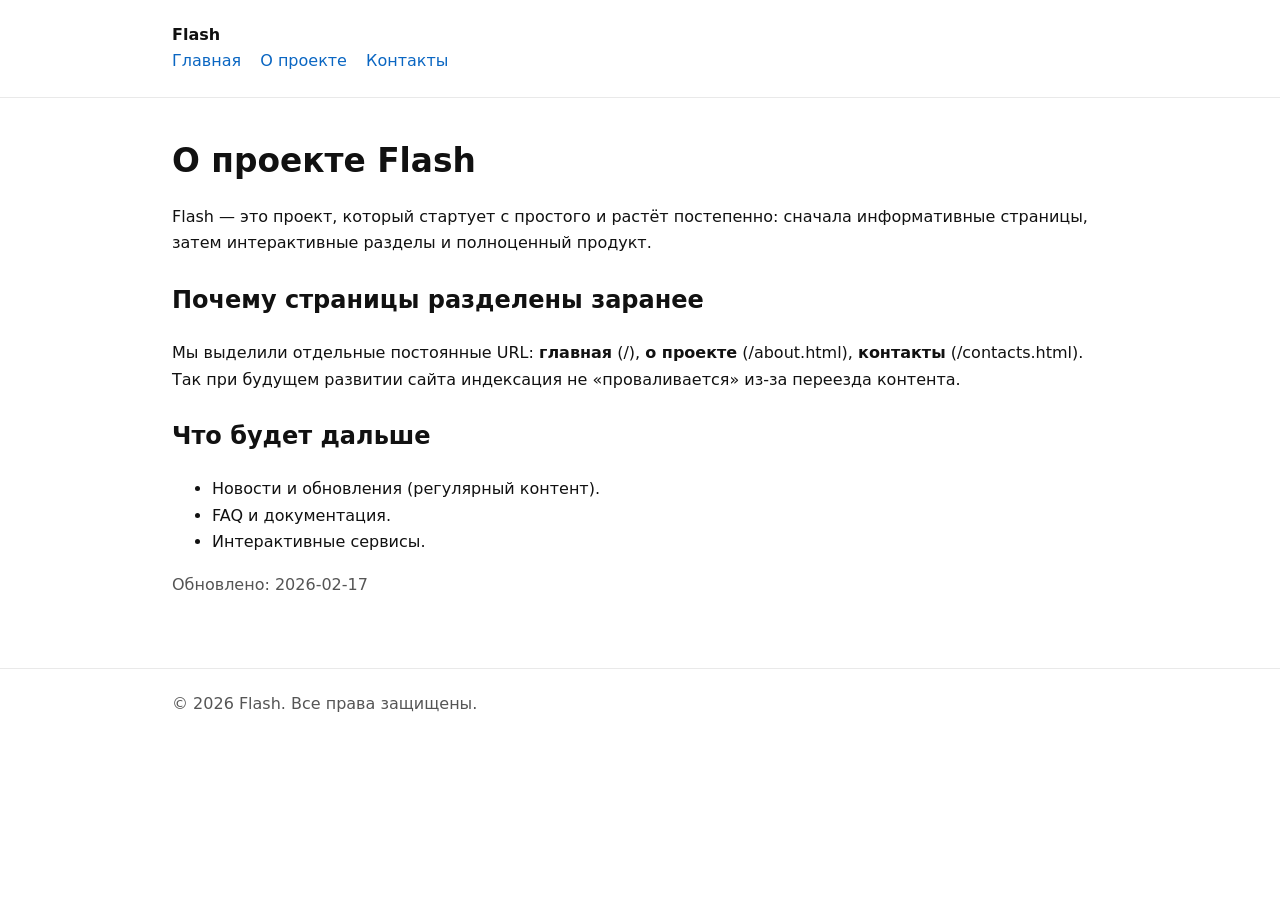
<file: about.html>
<!doctype html>
<html lang="ru">
<head>
  <meta charset="utf-8">
  <meta name="viewport" content="width=device-width, initial-scale=1">

  <title>О проекте — Flash</title>
  <meta name="description" content="Коротко о проекте Flash: цели, подход и принципы развития.">
  <meta name="robots" content="index,follow">
  <link rel="canonical" href="https://flash.gift/about.html">
  <link rel="icon" href="/favicon.svg" type="image/svg+xml">

  <!-- Google Search Console (URL Prefix) verification -->
  <meta name="google-site-verification" content="k3p72DOG4IY43Zcxgk-vc1v0iFhsL73uqDpdBK9BLhQ">


  <style>
    :root {
      --maxw: 980px;
      --text: #111;
      --muted: #555;
      --border: #e9e9e9;
      --bg: #fff;
      --card: #fafafa;
      --link: #0a66c2;
    }
    * { box-sizing: border-box; }
    html, body { margin:0; padding:0; background: var(--bg); color: var(--text); }
    body { font-family: system-ui, -apple-system, Segoe UI, Roboto, Ubuntu, Arial, sans-serif; line-height: 1.65; }
    a { color: var(--link); }
    header { border-bottom: 1px solid var(--border); }
    footer { border-top: 1px solid var(--border); margin-top: 32px; }
    .wrap { max-width: var(--maxw); margin: 0 auto; padding: 22px; }
    nav a { margin-right: 14px; text-decoration: none; }
    nav a:hover { text-decoration: underline; }
    h1 { font-size: 2.05rem; margin: 14px 0 10px; }
    h2 { margin-top: 24px; }
    .lead { font-size: 1.125rem; color: #222; }
    .muted { color: var(--muted); }
    .grid { display: grid; gap: 16px; grid-template-columns: 1.3fr 0.7fr; }
    @media (max-width: 860px) { .grid { grid-template-columns: 1fr; } }
    .card { background: var(--card); border: 1px solid var(--border); border-radius: 10px; padding: 16px; }
    .btn { display:inline-block; padding: 10px 14px; border: 1px solid var(--border); border-radius: 8px; text-decoration:none; }
    form input[type="email"] { width: min(420px, 100%); padding: 10px; border: 1px solid var(--border); border-radius: 8px; }
    form button { padding: 10px 14px; border: 1px solid var(--border); border-radius: 8px; cursor: pointer; }
    .kpi { list-style: none; padding-left: 0; }
    .kpi li { margin: 6px 0; }
  </style>


  <!-- Google tag (gtag.js) -->
  <script async src="https://www.googletagmanager.com/gtag/js?id=G-6ZCB0PFQHC"></script>
  <script>
    window.dataLayer = window.dataLayer || [];
    function gtag(){dataLayer.push(arguments);}
    gtag('js', new Date());
    gtag('config', 'G-6ZCB0PFQHC');
  </script>

  <!-- Yandex.Metrika counter -->
  <script type="text/javascript">
      (function(m,e,t,r,i,k,a){
          m[i]=m[i]||function(){(m[i].a=m[i].a||[]).push(arguments)};
          m[i].l=1*new Date();
          for (var j = 0; j < document.scripts.length; j++) {if (document.scripts[j].src === r) { return; }}
          k=e.createElement(t),a=e.getElementsByTagName(t)[0],k.async=1,k.src=r,a.parentNode.insertBefore(k,a)
      })(window, document,'script','https://mc.yandex.ru/metrika/tag.js?id=106882540', 'ym');

      ym(106882540, 'init', {ssr:true, webvisor:true, clickmap:true, ecommerce:"dataLayer", referrer: document.referrer, url: location.href, accurateTrackBounce:true, trackLinks:true});
  </script>
  <noscript><div><img src="https://mc.yandex.ru/watch/106882540" style="position:absolute; left:-9999px;" alt="" /></div></noscript>
  <!-- /Yandex.Metrika counter -->

</head>
<body>
<header>
  <div class="wrap">
    <strong>Flash</strong>
    <nav aria-label="Разделы">
      <a href="https://flash.gift/">Главная</a>
      <a href="https://flash.gift/about.html">О проекте</a>
      <a href="https://flash.gift/contacts.html">Контакты</a>
    </nav>
  </div>
</header>

<main>
  <div class="wrap">
    <h1>О проекте Flash</h1>
    
<p>
  Flash — это проект, который стартует с простого и растёт постепенно: сначала информативные страницы, затем интерактивные разделы и полноценный продукт.
</p>

<h2>Почему страницы разделены заранее</h2>
<p>
  Мы выделили отдельные постоянные URL: <strong>главная</strong> (/), <strong>о проекте</strong> (/about.html), <strong>контакты</strong> (/contacts.html).
  Так при будущем развитии сайта индексация не «проваливается» из‑за переезда контента.
</p>

<h2>Что будет дальше</h2>
<ul>
  <li>Новости и обновления (регулярный контент).</li>
  <li>FAQ и документация.</li>
  <li>Интерактивные сервисы.</li>
</ul>

    <p class="muted">Обновлено: 2026-02-17</p>
  </div>
</main>
<footer>
  <div class="wrap muted">© 2026 Flash. Все права защищены.</div>
</footer>

</body>
</html>
</file>
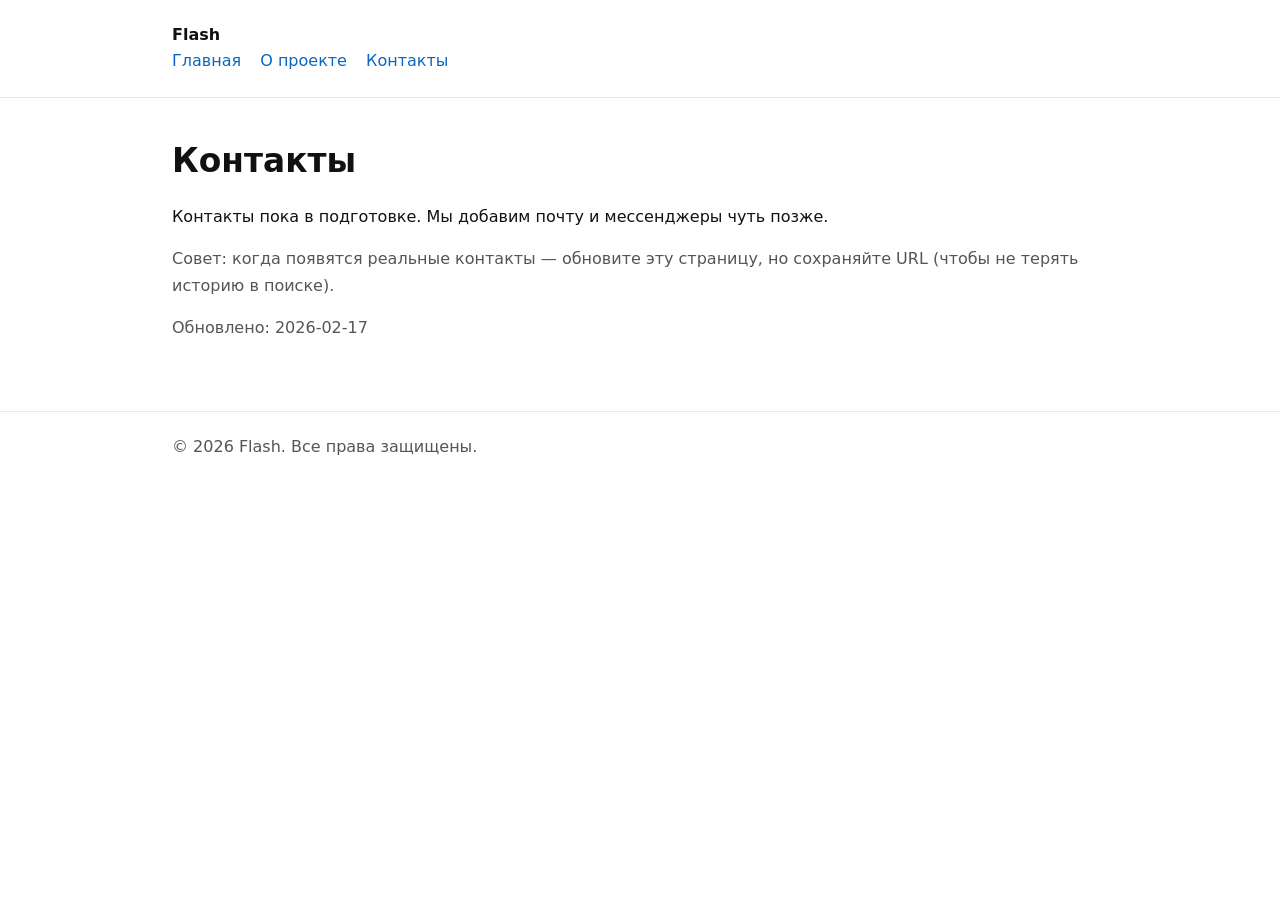
<file: contacts.html>
<!doctype html>
<html lang="ru">
<head>
  <meta charset="utf-8">
  <meta name="viewport" content="width=device-width, initial-scale=1">

  <title>Контакты — Flash</title>
  <meta name="description" content="Контакты проекта Flash: как с нами связаться.">
  <meta name="robots" content="index,follow">
  <link rel="canonical" href="https://flash.gift/contacts.html">
  <link rel="icon" href="/favicon.svg" type="image/svg+xml">

  <!-- Google Search Console (URL Prefix) verification -->
  <meta name="google-site-verification" content="k3p72DOG4IY43Zcxgk-vc1v0iFhsL73uqDpdBK9BLhQ">


  <style>
    :root {
      --maxw: 980px;
      --text: #111;
      --muted: #555;
      --border: #e9e9e9;
      --bg: #fff;
      --card: #fafafa;
      --link: #0a66c2;
    }
    * { box-sizing: border-box; }
    html, body { margin:0; padding:0; background: var(--bg); color: var(--text); }
    body { font-family: system-ui, -apple-system, Segoe UI, Roboto, Ubuntu, Arial, sans-serif; line-height: 1.65; }
    a { color: var(--link); }
    header { border-bottom: 1px solid var(--border); }
    footer { border-top: 1px solid var(--border); margin-top: 32px; }
    .wrap { max-width: var(--maxw); margin: 0 auto; padding: 22px; }
    nav a { margin-right: 14px; text-decoration: none; }
    nav a:hover { text-decoration: underline; }
    h1 { font-size: 2.05rem; margin: 14px 0 10px; }
    h2 { margin-top: 24px; }
    .lead { font-size: 1.125rem; color: #222; }
    .muted { color: var(--muted); }
    .grid { display: grid; gap: 16px; grid-template-columns: 1.3fr 0.7fr; }
    @media (max-width: 860px) { .grid { grid-template-columns: 1fr; } }
    .card { background: var(--card); border: 1px solid var(--border); border-radius: 10px; padding: 16px; }
    .btn { display:inline-block; padding: 10px 14px; border: 1px solid var(--border); border-radius: 8px; text-decoration:none; }
    form input[type="email"] { width: min(420px, 100%); padding: 10px; border: 1px solid var(--border); border-radius: 8px; }
    form button { padding: 10px 14px; border: 1px solid var(--border); border-radius: 8px; cursor: pointer; }
    .kpi { list-style: none; padding-left: 0; }
    .kpi li { margin: 6px 0; }
  </style>


  <!-- Google tag (gtag.js) -->
  <script async src="https://www.googletagmanager.com/gtag/js?id=G-6ZCB0PFQHC"></script>
  <script>
    window.dataLayer = window.dataLayer || [];
    function gtag(){dataLayer.push(arguments);}
    gtag('js', new Date());
    gtag('config', 'G-6ZCB0PFQHC');
  </script>

  <!-- Yandex.Metrika counter -->
  <script type="text/javascript">
      (function(m,e,t,r,i,k,a){
          m[i]=m[i]||function(){(m[i].a=m[i].a||[]).push(arguments)};
          m[i].l=1*new Date();
          for (var j = 0; j < document.scripts.length; j++) {if (document.scripts[j].src === r) { return; }}
          k=e.createElement(t),a=e.getElementsByTagName(t)[0],k.async=1,k.src=r,a.parentNode.insertBefore(k,a)
      })(window, document,'script','https://mc.yandex.ru/metrika/tag.js?id=106882540', 'ym');

      ym(106882540, 'init', {ssr:true, webvisor:true, clickmap:true, ecommerce:"dataLayer", referrer: document.referrer, url: location.href, accurateTrackBounce:true, trackLinks:true});
  </script>
  <noscript><div><img src="https://mc.yandex.ru/watch/106882540" style="position:absolute; left:-9999px;" alt="" /></div></noscript>
  <!-- /Yandex.Metrika counter -->

</head>
<body>
<header>
  <div class="wrap">
    <strong>Flash</strong>
    <nav aria-label="Разделы">
      <a href="https://flash.gift/">Главная</a>
      <a href="https://flash.gift/about.html">О проекте</a>
      <a href="https://flash.gift/contacts.html">Контакты</a>
    </nav>
  </div>
</header>

<main>
  <div class="wrap">
    <h1>Контакты</h1>
    
<p>
  Контакты пока в подготовке. Мы добавим почту и мессенджеры чуть позже.
</p>
<p class="muted">
  Совет: когда появятся реальные контакты — обновите эту страницу, но сохраняйте URL (чтобы не терять историю в поиске).
</p>

    <p class="muted">Обновлено: 2026-02-17</p>
  </div>
</main>
<footer>
  <div class="wrap muted">© 2026 Flash. Все права защищены.</div>
</footer>

</body>
</html>
</file>
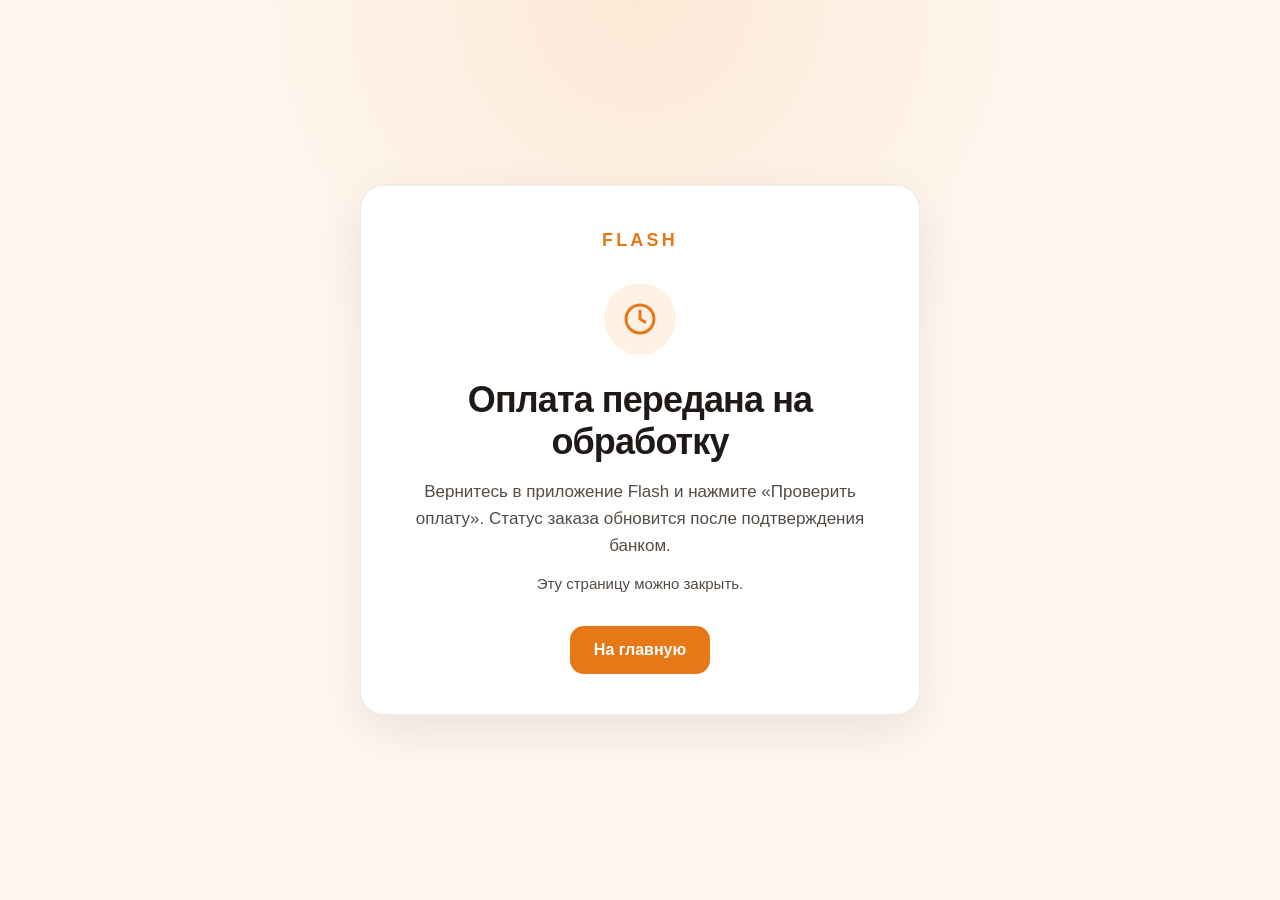
<file: payment-return.html>
<!doctype html>
<html lang="ru">
<head>
  <meta charset="utf-8">
  <meta name="viewport" content="width=device-width, initial-scale=1">
  <meta name="robots" content="noindex,nofollow,noarchive,nosnippet">
  <meta name="referrer" content="no-referrer">
  <meta http-equiv="Content-Security-Policy" content="default-src 'none'; style-src 'unsafe-inline'; script-src 'none'; connect-src 'none'; img-src 'self' data:; font-src 'none'; object-src 'none'; base-uri 'none'; form-action 'none';">
  <title>Flash — проверка оплаты</title>
  <style>
    :root {
      color-scheme: light;
      font-family: -apple-system, BlinkMacSystemFont, "Segoe UI", Roboto, Helvetica, Arial, sans-serif;
      color: #1f1a17;
      background: #fff8f1;
    }

    * {
      box-sizing: border-box;
    }

    body {
      min-width: 320px;
      min-height: 100vh;
      min-height: 100svh;
      margin: 0;
      background:
        radial-gradient(circle at top, rgba(231, 120, 23, 0.12), transparent 42%),
        #fff8f1;
    }

    main {
      min-height: 100vh;
      min-height: 100svh;
      display: grid;
      place-items: center;
      padding: 32px 20px;
    }

    .card {
      width: 100%;
      max-width: 560px;
      padding: 40px;
      text-align: center;
      background: #ffffff;
      border: 1px solid rgba(31, 26, 23, 0.08);
      border-radius: 24px;
      box-shadow: 0 18px 48px rgba(70, 42, 18, 0.1);
    }

    .wordmark {
      margin: 0 0 28px;
      color: #e77817;
      font-size: 18px;
      font-weight: 800;
      letter-spacing: 0.18em;
    }

    .status-icon {
      display: grid;
      width: 72px;
      height: 72px;
      margin: 0 auto 24px;
      place-items: center;
      color: #e77817;
      background: #fff2e5;
      border-radius: 50%;
    }

    h1 {
      margin: 0 0 16px;
      font-size: clamp(26px, 6vw, 36px);
      line-height: 1.15;
      letter-spacing: -0.025em;
    }

    p {
      margin: 0;
      color: #544b45;
      font-size: 17px;
      line-height: 1.6;
    }

    .note {
      margin-top: 12px;
      font-size: 15px;
    }

    .home-link {
      display: inline-flex;
      min-height: 48px;
      margin-top: 30px;
      padding: 12px 24px;
      align-items: center;
      justify-content: center;
      color: #ffffff;
      font-weight: 700;
      text-decoration: none;
      background: #e77817;
      border-radius: 14px;
    }

    .home-link:hover {
      background: #c95e0a;
    }

    .home-link:focus,
    .home-link:focus-visible {
      outline: 3px solid #1F1A17;
      outline-offset: 4px;
      box-shadow: 0 0 0 5px rgba(231, 120, 23, 0.28);
    }

    @media (max-width: 480px) {
      main {
        padding: 20px 14px;
      }

      .card {
        padding: 32px 22px;
        border-radius: 20px;
      }

      .home-link {
        width: 100%;
      }
    }
  </style>
</head>
<body>
  <main>
    <section class="card" aria-labelledby="payment-heading">
      <p class="wordmark">FLASH</p>
      <div class="status-icon" aria-hidden="true">
        <svg aria-hidden="true" focusable="false" width="40" height="40" viewBox="0 0 40 40" fill="none" xmlns="http://www.w3.org/2000/svg">
          <circle cx="20" cy="20" r="14" stroke="currentColor" stroke-width="3"/>
          <path d="M20 12V20L25 23" stroke="currentColor" stroke-width="3" stroke-linecap="round" stroke-linejoin="round"/>
        </svg>
      </div>
      <h1 id="payment-heading">Оплата передана на обработку</h1>
      <p>Вернитесь в приложение Flash и нажмите «Проверить оплату». Статус заказа обновится после подтверждения банком.</p>
      <p class="note">Эту страницу можно закрыть.</p>
      <a class="home-link" href="/">На главную</a>
    </section>
  </main>
</body>
</html>
</file>
<file: kids/styles.css>
:root {
  color-scheme: light;
  --bg: #f3f4f6;
  --text: #1f2937;
  --muted: #687385;
  --panel: #ffffff;
  --line: #d9dee7;
  --accent: #2f7c77;
}

* {
  box-sizing: border-box;
}

html,
body {
  min-height: 100%;
}

body {
  margin: 0;
  font-family: Arial, Helvetica, sans-serif;
  background: var(--bg);
  color: var(--text);
}

a {
  color: inherit;
}

.shell {
  width: min(980px, calc(100% - 32px));
  margin: 0 auto;
  padding: 48px 0;
}

.intro {
  margin-bottom: 28px;
}

.eyebrow {
  margin: 0 0 8px;
  color: var(--accent);
  font-size: 14px;
  font-weight: 700;
  letter-spacing: 0;
  text-transform: uppercase;
}

h1 {
  margin: 0;
  font-size: clamp(36px, 7vw, 72px);
  line-height: 0.95;
  letter-spacing: 0;
}

.lead {
  max-width: 680px;
  margin: 16px 0 0;
  color: var(--muted);
  font-size: 18px;
  line-height: 1.5;
}

.game-grid {
  display: grid;
  grid-template-columns: repeat(2, minmax(0, 1fr));
  gap: 16px;
}

.game-card {
  min-height: 190px;
  display: flex;
  align-items: flex-end;
  gap: 18px;
  padding: 22px;
  border: 1px solid var(--line);
  border-radius: 8px;
  background: var(--panel);
  text-decoration: none;
  transition: transform 160ms ease, border-color 160ms ease, box-shadow 160ms ease;
}

.game-card:hover,
.game-card:focus-visible {
  border-color: var(--accent);
  box-shadow: 0 16px 34px rgba(31, 41, 55, 0.12);
  outline: none;
  transform: translateY(-2px);
}

.card-mark {
  width: 72px;
  height: 72px;
  flex: 0 0 auto;
  display: grid;
  place-items: center;
  border-radius: 8px;
  background: #9ca3af;
  color: #000000;
  font-size: 48px;
  font-weight: 900;
  line-height: 1;
}

.bubble-mark {
  position: relative;
  background:
    radial-gradient(circle at 34% 30%, rgba(255, 255, 255, 0.92) 0 11%, transparent 12%),
    radial-gradient(circle at 52% 50%, rgba(105, 217, 244, 0.12) 0 46%, rgba(82, 196, 210, 0.64) 62%, rgba(42, 137, 147, 0.75) 100%);
  border: 4px solid rgba(42, 137, 147, 0.42);
  border-radius: 50%;
}

.bubble-mark::after {
  content: "";
  position: absolute;
  right: -12px;
  bottom: -16px;
  width: 12px;
  height: 44px;
  border-radius: 999px;
  background: #b98154;
  transform: rotate(-42deg);
  transform-origin: top center;
}

.game-card strong {
  display: block;
  margin-bottom: 10px;
  font-size: 24px;
  line-height: 1.1;
}

.game-card small {
  display: block;
  color: var(--muted);
  font-size: 15px;
  line-height: 1.45;
}

@media (max-width: 720px) {
  .shell {
    padding: 28px 0;
  }

  .game-grid {
    grid-template-columns: 1fr;
  }
}
</file>
<file: kids1/styles.css>
:root {
  color-scheme: light;
  --bg: #f3f4f6;
  --text: #1f2937;
  --muted: #687385;
  --panel: #ffffff;
  --line: #d9dee7;
  --accent: #2f7c77;
}

* {
  box-sizing: border-box;
}

html,
body {
  min-height: 100%;
}

body {
  margin: 0;
  font-family: Arial, Helvetica, sans-serif;
  background: var(--bg);
  color: var(--text);
}

a {
  color: inherit;
}

.shell {
  width: min(980px, calc(100% - 32px));
  margin: 0 auto;
  padding: 48px 0;
}

.intro {
  margin-bottom: 28px;
}

.eyebrow {
  margin: 0 0 8px;
  color: var(--accent);
  font-size: 14px;
  font-weight: 700;
  letter-spacing: 0;
  text-transform: uppercase;
}

h1 {
  margin: 0;
  font-size: clamp(36px, 7vw, 72px);
  line-height: 0.95;
  letter-spacing: 0;
}

.lead {
  max-width: 680px;
  margin: 16px 0 0;
  color: var(--muted);
  font-size: 18px;
  line-height: 1.5;
}

.game-grid {
  display: grid;
  grid-template-columns: repeat(2, minmax(0, 1fr));
  gap: 16px;
}

.game-card {
  min-height: 190px;
  display: flex;
  align-items: flex-end;
  gap: 18px;
  padding: 22px;
  border: 1px solid var(--line);
  border-radius: 8px;
  background: var(--panel);
  text-decoration: none;
  transition: transform 160ms ease, border-color 160ms ease, box-shadow 160ms ease;
}

.game-card:hover,
.game-card:focus-visible {
  border-color: var(--accent);
  box-shadow: 0 16px 34px rgba(31, 41, 55, 0.12);
  outline: none;
  transform: translateY(-2px);
}

.card-mark {
  width: 72px;
  height: 72px;
  flex: 0 0 auto;
  display: grid;
  place-items: center;
  border-radius: 8px;
  background: #9ca3af;
  color: #000000;
  font-size: 48px;
  font-weight: 900;
  line-height: 1;
}

.bubble-mark {
  position: relative;
  background:
    radial-gradient(circle at 34% 30%, rgba(255, 255, 255, 0.92) 0 11%, transparent 12%),
    radial-gradient(circle at 52% 50%, rgba(105, 217, 244, 0.12) 0 46%, rgba(82, 196, 210, 0.64) 62%, rgba(42, 137, 147, 0.75) 100%);
  border: 4px solid rgba(42, 137, 147, 0.42);
  border-radius: 50%;
}

.bubble-mark::after {
  content: "";
  position: absolute;
  right: -12px;
  bottom: -16px;
  width: 12px;
  height: 44px;
  border-radius: 999px;
  background: #b98154;
  transform: rotate(-42deg);
  transform-origin: top center;
}

.game-card strong {
  display: block;
  margin-bottom: 10px;
  font-size: 24px;
  line-height: 1.1;
}

.game-card small {
  display: block;
  color: var(--muted);
  font-size: 15px;
  line-height: 1.45;
}

@media (max-width: 720px) {
  .shell {
    padding: 28px 0;
  }

  .game-grid {
    grid-template-columns: 1fr;
  }
}
</file>
<file: kids/bubble-game/styles.css>
:root {
  color-scheme: light;
  --page-bg: #f4f5f7;
  --text: #1f2937;
  --muted: #687385;
  --panel: #ffffff;
  --line: #d9dee7;
  --accent: #2f7c77;
}

* {
  box-sizing: border-box;
}

html,
body {
  width: 100%;
  min-height: 100%;
}

body {
  margin: 0;
  font-family: Arial, Helvetica, sans-serif;
  background: var(--page-bg);
  color: var(--text);
  -webkit-text-size-adjust: 100%;
}

button {
  font: inherit;
  touch-action: manipulation;
}

.hidden {
  display: none !important;
}

.menu {
  width: min(960px, calc(100% - 32px));
  min-height: 100vh;
  min-height: 100dvh;
  display: grid;
  align-items: center;
  margin: 0 auto;
  padding: max(32px, env(safe-area-inset-top)) 0 max(32px, env(safe-area-inset-bottom));
}

.panel {
  position: relative;
  padding: 28px;
  border: 1px solid var(--line);
  border-radius: 8px;
  background: var(--panel);
}

.back-link {
  position: absolute;
  top: 18px;
  right: 22px;
  color: var(--muted);
  text-decoration: none;
}

.back-link:hover,
.back-link:focus-visible {
  color: var(--accent);
  outline: none;
}

.eyebrow {
  margin: 0 0 8px;
  color: var(--accent);
  font-size: 13px;
  font-weight: 700;
  letter-spacing: 0;
  text-transform: uppercase;
}

h1 {
  margin: 0;
  font-size: clamp(34px, 7vw, 64px);
  line-height: 0.95;
  letter-spacing: 0;
}

h2 {
  margin: 0 0 12px;
  font-size: 18px;
  letter-spacing: 0;
}

h3 {
  margin: 0 0 10px;
  color: var(--muted);
  font-size: 15px;
  letter-spacing: 0;
}

.lead {
  max-width: 620px;
  margin: 14px 0 24px;
  color: var(--muted);
  font-size: 17px;
  line-height: 1.5;
}

.locations {
  margin-bottom: 22px;
}

.location-list {
  display: grid;
  grid-template-columns: repeat(2, minmax(0, 1fr));
  gap: 12px;
}

.location-card {
  min-height: 92px;
  padding: 14px;
  border: 1px solid var(--line);
  border-radius: 8px;
  background: #ffffff;
  color: var(--text);
  text-align: left;
  cursor: pointer;
}

.location-card strong,
.location-card small {
  display: block;
}

.location-card strong {
  margin-bottom: 6px;
}

.location-card small {
  color: var(--muted);
  line-height: 1.35;
}

.location-card.is-active {
  border-color: var(--accent);
  box-shadow: inset 0 0 0 1px var(--accent);
}

.location-card.is-completed {
  background: #f4fffb;
}

.location-card.is-recommended {
  border-color: #ffb32c;
  box-shadow: inset 0 0 0 1px #ffb32c;
}

.controls {
  padding-top: 4px;
}

.settings-grid {
  display: grid;
  grid-template-columns: repeat(2, minmax(0, 1fr));
  gap: 12px;
}

.toggle-control,
.color-control {
  min-height: 68px;
  display: flex;
  align-items: center;
  justify-content: space-between;
  gap: 14px;
  padding: 12px 14px;
  border: 1px solid var(--line);
  border-radius: 8px;
  background: #fbfcfd;
  font-weight: 700;
}

.toggle-control {
  justify-content: flex-start;
}

.toggle-control input {
  width: 24px;
  height: 24px;
  flex: 0 0 auto;
}

.color-control input {
  width: 70px;
  height: 42px;
  padding: 0;
  border: 0;
  border-radius: 6px;
  background: transparent;
  cursor: pointer;
}

.control-list {
  display: grid;
  grid-template-columns: repeat(2, minmax(0, 1fr));
  gap: 10px;
  margin: 0;
  padding: 0;
  list-style: none;
}

.control-list li {
  min-height: 62px;
  padding: 12px 14px;
  border: 1px solid var(--line);
  border-radius: 8px;
  background: #fbfcfd;
}

.control-list strong,
.control-list span {
  display: block;
}

.control-list strong {
  margin-bottom: 4px;
  color: var(--text);
}

.control-list span {
  color: var(--muted);
  font-size: 14px;
  line-height: 1.3;
}

.sound-columns {
  display: grid;
  grid-template-columns: repeat(2, minmax(0, 1fr));
  gap: 14px;
}

.sound-settings {
  margin-top: 14px;
}

.range-control {
  min-height: 68px;
  display: grid;
  gap: 10px;
  padding: 12px 14px;
  border: 1px solid var(--line);
  border-radius: 8px;
  background: #fbfcfd;
  font-weight: 700;
}

.range-control input {
  width: 100%;
}

.sound-list {
  display: grid;
  gap: 10px;
}

.sound-card {
  display: grid;
  grid-template-columns: minmax(0, 1fr) auto;
  gap: 12px;
  align-items: center;
  min-height: 78px;
  padding: 12px 14px;
  border: 1px solid var(--line);
  border-radius: 8px;
  background: #fbfcfd;
}

.sound-card.is-active {
  border-color: var(--accent);
  box-shadow: inset 0 0 0 1px var(--accent);
}

.sound-card strong,
.sound-card span {
  display: block;
}

.sound-card strong {
  margin-bottom: 4px;
}

.sound-card span {
  color: var(--muted);
  font-size: 14px;
  line-height: 1.3;
}

.sound-actions {
  display: flex;
  gap: 8px;
}

.sound-button {
  min-width: 42px;
  height: 38px;
  border: 1px solid var(--line);
  border-radius: 8px;
  background: #ffffff;
  color: var(--text);
  font-weight: 800;
  cursor: pointer;
}

.sound-button:hover,
.sound-button:focus-visible {
  border-color: var(--accent);
  color: var(--accent);
  outline: none;
}

.actions {
  display: flex;
  align-items: center;
  gap: 16px;
  flex-wrap: wrap;
}

.primary-button,
.secondary-button,
.quiet-button {
  min-width: 160px;
  min-height: 52px;
  padding: 0 24px;
  border-radius: 8px;
  font-weight: 800;
  cursor: pointer;
}

.primary-button {
  border: 0;
  background: var(--accent);
  color: #ffffff;
}

.secondary-button {
  margin-top: 14px;
  border: 1px solid var(--accent);
  background: #ffffff;
  color: var(--accent);
}

.quiet-button {
  min-width: 0;
  min-height: 42px;
  padding: 0 14px;
  border: 1px solid var(--line);
  background: #ffffff;
  color: var(--muted);
  font-size: 14px;
}

.primary-button:hover,
.primary-button:focus-visible {
  background: #246a66;
  outline: none;
}

.secondary-button:hover,
.secondary-button:focus-visible,
.quiet-button:hover,
.quiet-button:focus-visible {
  border-color: var(--accent);
  color: var(--accent);
  outline: none;
}

.progress-summary {
  display: grid;
  gap: 8px;
  margin-bottom: 12px;
  color: var(--muted);
  font-size: 14px;
  line-height: 1.35;
}

.progress-row {
  padding: 10px 12px;
  border: 1px solid var(--line);
  border-radius: 8px;
  background: #fbfcfd;
}

.hint {
  margin: 0;
  color: var(--muted);
  font-size: 14px;
}

.game {
  position: fixed;
  inset: 0;
  overflow: hidden;
  background: #d9fbff;
  cursor: none;
  touch-action: none;
  user-select: none;
  -webkit-user-select: none;
  -webkit-touch-callout: none;
}

#gameCanvas {
  width: 100%;
  height: 100%;
  display: block;
  outline: none;
  touch-action: none;
}

.exit-zone {
  position: fixed;
  top: env(safe-area-inset-top);
  right: env(safe-area-inset-right);
  width: 92px;
  height: 92px;
  cursor: none;
}

.mobile-controls {
  position: fixed;
  left: max(16px, env(safe-area-inset-left));
  right: max(16px, env(safe-area-inset-right));
  bottom: max(16px, env(safe-area-inset-bottom));
  display: flex;
  justify-content: center;
  gap: 12px;
  pointer-events: auto;
}

.mobile-controls button {
  min-width: 128px;
  min-height: 62px;
  border: 0;
  border-radius: 999px;
  background: rgba(255, 255, 255, 0.9);
  color: #234;
  box-shadow: 0 12px 26px rgba(0, 49, 60, 0.22);
  font-size: 20px;
  font-weight: 900;
}

.mobile-controls button:active {
  transform: scale(0.97);
}

.result-overlay {
  position: fixed;
  left: 50%;
  top: 50%;
  width: min(520px, calc(100% - 32px));
  transform: translate(-50%, -50%);
  padding: 24px;
  border-radius: 8px;
  background: rgba(255, 255, 255, 0.96);
  color: var(--text);
  box-shadow: 0 24px 70px rgba(0, 49, 60, 0.28);
  text-align: center;
}

.result-overlay h2 {
  margin: 0 0 10px;
  font-size: clamp(28px, 7vw, 44px);
}

.result-overlay p {
  margin: 0 0 18px;
  color: var(--muted);
  font-size: 18px;
  line-height: 1.45;
}

.result-actions {
  display: grid;
  grid-template-columns: repeat(3, minmax(0, 1fr));
  gap: 10px;
}

.result-actions button {
  min-height: 54px;
  border: 1px solid var(--line);
  border-radius: 8px;
  background: #ffffff;
  color: var(--text);
  font-weight: 900;
  cursor: pointer;
}

.result-actions button:hover,
.result-actions button:focus-visible {
  border-color: var(--accent);
  color: var(--accent);
  outline: none;
}

body.playing {
  overflow: hidden;
}

body.is-touch #keyboardOverlaySettings {
  display: none;
}

@media (max-width: 640px) {
  .panel {
    padding: 22px;
  }

  .location-list,
  .sound-columns,
  .settings-grid,
  .control-list,
  .result-actions {
    grid-template-columns: 1fr;
  }
}
</file>
<file: kids/keyboard-game/styles.css>
:root {
  color-scheme: light;
  --page-bg: #f4f5f7;
  --text: #1f2937;
  --muted: #687385;
  --panel: #ffffff;
  --line: #d9dee7;
  --accent: #2f7c77;
  --game-bg: #9a9a9a;
  --glyph-color: #000000;
}

* {
  box-sizing: border-box;
}

html,
body {
  width: 100%;
  min-height: 100%;
}

body {
  margin: 0;
  font-family: Arial, Helvetica, sans-serif;
  background: var(--page-bg);
  color: var(--text);
}

button,
input {
  font: inherit;
}

.hidden {
  display: none !important;
}

.menu {
  width: min(760px, calc(100% - 32px));
  min-height: 100vh;
  display: grid;
  align-items: center;
  margin: 0 auto;
  padding: 32px 0;
}

.panel {
  position: relative;
  padding: 28px;
  border: 1px solid var(--line);
  border-radius: 8px;
  background: var(--panel);
}

.back-link {
  position: absolute;
  top: 18px;
  right: 22px;
  color: var(--muted);
  text-decoration: none;
}

.back-link:hover,
.back-link:focus-visible {
  color: var(--accent);
  outline: none;
}

.eyebrow {
  margin: 0 0 8px;
  color: var(--accent);
  font-size: 13px;
  font-weight: 700;
  letter-spacing: 0;
  text-transform: uppercase;
}

h1 {
  margin: 0;
  font-size: clamp(34px, 7vw, 64px);
  line-height: 0.95;
  letter-spacing: 0;
}

h2 {
  margin: 0 0 12px;
  font-size: 18px;
  letter-spacing: 0;
}

.lead {
  max-width: 560px;
  margin: 14px 0 24px;
  color: var(--muted);
  font-size: 17px;
  line-height: 1.5;
}

.settings {
  display: grid;
  grid-template-columns: repeat(2, minmax(0, 1fr));
  gap: 14px;
  margin-bottom: 24px;
}

.color-control {
  display: flex;
  align-items: center;
  justify-content: space-between;
  gap: 14px;
  min-height: 72px;
  padding: 14px 16px;
  border: 1px solid var(--line);
  border-radius: 8px;
  background: #fbfcfd;
  color: var(--text);
  font-weight: 700;
}

.color-control input {
  width: 72px;
  height: 44px;
  padding: 0;
  border: 0;
  border-radius: 6px;
  background: transparent;
  cursor: pointer;
}

.locations {
  margin-bottom: 24px;
}

.location-list {
  display: grid;
  grid-template-columns: repeat(2, minmax(0, 1fr));
  gap: 12px;
}

.location-card {
  min-height: 86px;
  padding: 14px;
  border: 1px solid var(--line);
  border-radius: 8px;
  background: #ffffff;
  color: var(--text);
  text-align: left;
  cursor: pointer;
}

.location-card strong,
.location-card small {
  display: block;
}

.location-card strong {
  margin-bottom: 6px;
}

.location-card small {
  color: var(--muted);
  line-height: 1.35;
}

.location-card.is-active {
  border-color: var(--accent);
  box-shadow: inset 0 0 0 1px var(--accent);
}

.actions {
  display: flex;
  align-items: center;
  gap: 16px;
  flex-wrap: wrap;
}

.primary-button {
  min-width: 160px;
  min-height: 52px;
  padding: 0 24px;
  border: 0;
  border-radius: 8px;
  background: var(--accent);
  color: #ffffff;
  font-weight: 800;
  cursor: pointer;
}

.primary-button:hover,
.primary-button:focus-visible {
  background: #246a66;
  outline: none;
}

.hint {
  margin: 0;
  color: var(--muted);
  font-size: 14px;
}

.game {
  position: fixed;
  inset: 0;
  display: grid;
  place-items: center;
  overflow: hidden;
  background: var(--game-bg);
}

.glyph {
  max-width: 96vw;
  color: var(--glyph-color);
  font-family: Arial, Helvetica, sans-serif;
  font-size: min(58vw, 72vh);
  font-weight: 900;
  line-height: 0.82;
  letter-spacing: 0;
  text-align: center;
  user-select: none;
}

.glyph.is-speaking {
  transform: scale(1.02);
}

.glyph.is-wide {
  font-size: min(28vw, 44vh);
  line-height: 0.95;
}

.exit-zone {
  position: fixed;
  top: 0;
  right: 0;
  width: 92px;
  height: 92px;
  cursor: default;
}

body.playing {
  overflow: hidden;
}

@media (max-width: 640px) {
  .panel {
    padding: 22px;
  }

  .settings,
  .location-list {
    grid-template-columns: 1fr;
  }
}
</file>
<file: kids1/bubble-game/styles.css>
:root {
  color-scheme: light;
  --page-bg: #f4f5f7;
  --text: #1f2937;
  --muted: #687385;
  --panel: #ffffff;
  --line: #d9dee7;
  --accent: #2f7c77;
}

* {
  box-sizing: border-box;
}

html,
body {
  width: 100%;
  min-height: 100%;
}

body {
  margin: 0;
  font-family: Arial, Helvetica, sans-serif;
  background: var(--page-bg);
  color: var(--text);
  -webkit-text-size-adjust: 100%;
}

button {
  font: inherit;
  touch-action: manipulation;
}

.hidden {
  display: none !important;
}

.menu {
  width: min(960px, calc(100% - 32px));
  min-height: 100vh;
  min-height: 100dvh;
  display: grid;
  align-items: center;
  margin: 0 auto;
  padding: max(32px, env(safe-area-inset-top)) 0 max(32px, env(safe-area-inset-bottom));
}

.panel {
  position: relative;
  padding: 28px;
  border: 1px solid var(--line);
  border-radius: 8px;
  background: var(--panel);
}

.back-link {
  position: absolute;
  top: 18px;
  right: 22px;
  color: var(--muted);
  text-decoration: none;
}

.back-link:hover,
.back-link:focus-visible {
  color: var(--accent);
  outline: none;
}

.eyebrow {
  margin: 0 0 8px;
  color: var(--accent);
  font-size: 13px;
  font-weight: 700;
  letter-spacing: 0;
  text-transform: uppercase;
}

h1 {
  margin: 0;
  font-size: clamp(34px, 7vw, 64px);
  line-height: 0.95;
  letter-spacing: 0;
}

h2 {
  margin: 0 0 12px;
  font-size: 18px;
  letter-spacing: 0;
}

h3 {
  margin: 0 0 10px;
  color: var(--muted);
  font-size: 15px;
  letter-spacing: 0;
}

.lead {
  max-width: 620px;
  margin: 14px 0 24px;
  color: var(--muted);
  font-size: 17px;
  line-height: 1.5;
}

.locations {
  margin-bottom: 22px;
}

.location-list {
  display: grid;
  grid-template-columns: repeat(2, minmax(0, 1fr));
  gap: 12px;
}

.location-card {
  min-height: 92px;
  padding: 14px;
  border: 1px solid var(--line);
  border-radius: 8px;
  background: #ffffff;
  color: var(--text);
  text-align: left;
  cursor: pointer;
}

.location-card strong,
.location-card small {
  display: block;
}

.location-card strong {
  margin-bottom: 6px;
}

.location-card small {
  color: var(--muted);
  line-height: 1.35;
}

.location-card.is-active {
  border-color: var(--accent);
  box-shadow: inset 0 0 0 1px var(--accent);
}

.location-card.is-completed {
  background: #f4fffb;
}

.location-card.is-recommended {
  border-color: #ffb32c;
  box-shadow: inset 0 0 0 1px #ffb32c;
}

.controls {
  padding-top: 4px;
}

.settings-grid {
  display: grid;
  grid-template-columns: repeat(2, minmax(0, 1fr));
  gap: 12px;
}

.toggle-control,
.color-control {
  min-height: 68px;
  display: flex;
  align-items: center;
  justify-content: space-between;
  gap: 14px;
  padding: 12px 14px;
  border: 1px solid var(--line);
  border-radius: 8px;
  background: #fbfcfd;
  font-weight: 700;
}

.toggle-control {
  justify-content: flex-start;
}

.toggle-control input {
  width: 24px;
  height: 24px;
  flex: 0 0 auto;
}

.color-control input {
  width: 70px;
  height: 42px;
  padding: 0;
  border: 0;
  border-radius: 6px;
  background: transparent;
  cursor: pointer;
}

.control-list {
  display: grid;
  grid-template-columns: repeat(2, minmax(0, 1fr));
  gap: 10px;
  margin: 0;
  padding: 0;
  list-style: none;
}

.control-list li {
  min-height: 62px;
  padding: 12px 14px;
  border: 1px solid var(--line);
  border-radius: 8px;
  background: #fbfcfd;
}

.control-list strong,
.control-list span {
  display: block;
}

.control-list strong {
  margin-bottom: 4px;
  color: var(--text);
}

.control-list span {
  color: var(--muted);
  font-size: 14px;
  line-height: 1.3;
}

.sound-columns {
  display: grid;
  grid-template-columns: repeat(2, minmax(0, 1fr));
  gap: 14px;
}

.sound-settings {
  margin-top: 14px;
}

.range-control {
  min-height: 68px;
  display: grid;
  gap: 10px;
  padding: 12px 14px;
  border: 1px solid var(--line);
  border-radius: 8px;
  background: #fbfcfd;
  font-weight: 700;
}

.range-control input {
  width: 100%;
}

.sound-list {
  display: grid;
  gap: 10px;
}

.sound-card {
  display: grid;
  grid-template-columns: minmax(0, 1fr) auto;
  gap: 12px;
  align-items: center;
  min-height: 78px;
  padding: 12px 14px;
  border: 1px solid var(--line);
  border-radius: 8px;
  background: #fbfcfd;
}

.sound-card.is-active {
  border-color: var(--accent);
  box-shadow: inset 0 0 0 1px var(--accent);
}

.sound-card strong,
.sound-card span {
  display: block;
}

.sound-card strong {
  margin-bottom: 4px;
}

.sound-card span {
  color: var(--muted);
  font-size: 14px;
  line-height: 1.3;
}

.sound-actions {
  display: flex;
  gap: 8px;
}

.sound-button {
  min-width: 42px;
  height: 38px;
  border: 1px solid var(--line);
  border-radius: 8px;
  background: #ffffff;
  color: var(--text);
  font-weight: 800;
  cursor: pointer;
}

.sound-button:hover,
.sound-button:focus-visible {
  border-color: var(--accent);
  color: var(--accent);
  outline: none;
}

.actions {
  display: flex;
  align-items: center;
  gap: 16px;
  flex-wrap: wrap;
}

.primary-button,
.secondary-button,
.quiet-button {
  min-width: 160px;
  min-height: 52px;
  padding: 0 24px;
  border-radius: 8px;
  font-weight: 800;
  cursor: pointer;
}

.primary-button {
  border: 0;
  background: var(--accent);
  color: #ffffff;
}

.secondary-button {
  margin-top: 14px;
  border: 1px solid var(--accent);
  background: #ffffff;
  color: var(--accent);
}

.quiet-button {
  min-width: 0;
  min-height: 42px;
  padding: 0 14px;
  border: 1px solid var(--line);
  background: #ffffff;
  color: var(--muted);
  font-size: 14px;
}

.primary-button:hover,
.primary-button:focus-visible {
  background: #246a66;
  outline: none;
}

.secondary-button:hover,
.secondary-button:focus-visible,
.quiet-button:hover,
.quiet-button:focus-visible {
  border-color: var(--accent);
  color: var(--accent);
  outline: none;
}

.progress-summary {
  display: grid;
  gap: 8px;
  margin-bottom: 12px;
  color: var(--muted);
  font-size: 14px;
  line-height: 1.35;
}

.progress-row {
  padding: 10px 12px;
  border: 1px solid var(--line);
  border-radius: 8px;
  background: #fbfcfd;
}

.hint {
  margin: 0;
  color: var(--muted);
  font-size: 14px;
}

.game {
  position: fixed;
  inset: 0;
  overflow: hidden;
  background: #d9fbff;
  cursor: none;
  touch-action: none;
  user-select: none;
  -webkit-user-select: none;
  -webkit-touch-callout: none;
}

#gameCanvas {
  width: 100%;
  height: 100%;
  display: block;
  outline: none;
  touch-action: none;
}

.exit-zone {
  position: fixed;
  top: env(safe-area-inset-top);
  right: env(safe-area-inset-right);
  width: 92px;
  height: 92px;
  cursor: none;
}

.mobile-controls {
  position: fixed;
  left: max(16px, env(safe-area-inset-left));
  right: max(16px, env(safe-area-inset-right));
  bottom: max(16px, env(safe-area-inset-bottom));
  display: flex;
  justify-content: center;
  gap: 12px;
  pointer-events: auto;
}

.mobile-controls button {
  min-width: 128px;
  min-height: 62px;
  border: 0;
  border-radius: 999px;
  background: rgba(255, 255, 255, 0.9);
  color: #234;
  box-shadow: 0 12px 26px rgba(0, 49, 60, 0.22);
  font-size: 20px;
  font-weight: 900;
}

.mobile-controls button:active {
  transform: scale(0.97);
}

.result-overlay {
  position: fixed;
  left: 50%;
  top: 50%;
  width: min(520px, calc(100% - 32px));
  transform: translate(-50%, -50%);
  padding: 24px;
  border-radius: 8px;
  background: rgba(255, 255, 255, 0.96);
  color: var(--text);
  box-shadow: 0 24px 70px rgba(0, 49, 60, 0.28);
  text-align: center;
}

.result-overlay h2 {
  margin: 0 0 10px;
  font-size: clamp(28px, 7vw, 44px);
}

.result-overlay p {
  margin: 0 0 18px;
  color: var(--muted);
  font-size: 18px;
  line-height: 1.45;
}

.result-actions {
  display: grid;
  grid-template-columns: repeat(3, minmax(0, 1fr));
  gap: 10px;
}

.result-actions button {
  min-height: 54px;
  border: 1px solid var(--line);
  border-radius: 8px;
  background: #ffffff;
  color: var(--text);
  font-weight: 900;
  cursor: pointer;
}

.result-actions button:hover,
.result-actions button:focus-visible {
  border-color: var(--accent);
  color: var(--accent);
  outline: none;
}

body.playing {
  overflow: hidden;
}

body.is-touch #keyboardOverlaySettings {
  display: none;
}

@media (max-width: 640px) {
  .panel {
    padding: 22px;
  }

  .location-list,
  .sound-columns,
  .settings-grid,
  .control-list,
  .result-actions {
    grid-template-columns: 1fr;
  }
}
</file>
<file: kids1/keyboard-game/styles.css>
:root {
  color-scheme: light;
  --page-bg: #f4f5f7;
  --text: #1f2937;
  --muted: #687385;
  --panel: #ffffff;
  --line: #d9dee7;
  --accent: #2f7c77;
  --game-bg: #9a9a9a;
  --glyph-color: #000000;
}

* {
  box-sizing: border-box;
}

html,
body {
  width: 100%;
  min-height: 100%;
}

body {
  margin: 0;
  font-family: Arial, Helvetica, sans-serif;
  background: var(--page-bg);
  color: var(--text);
}

button,
input {
  font: inherit;
}

.hidden {
  display: none !important;
}

.menu {
  width: min(760px, calc(100% - 32px));
  min-height: 100vh;
  display: grid;
  align-items: center;
  margin: 0 auto;
  padding: 32px 0;
}

.panel {
  position: relative;
  padding: 28px;
  border: 1px solid var(--line);
  border-radius: 8px;
  background: var(--panel);
}

.back-link {
  position: absolute;
  top: 18px;
  right: 22px;
  color: var(--muted);
  text-decoration: none;
}

.back-link:hover,
.back-link:focus-visible {
  color: var(--accent);
  outline: none;
}

.eyebrow {
  margin: 0 0 8px;
  color: var(--accent);
  font-size: 13px;
  font-weight: 700;
  letter-spacing: 0;
  text-transform: uppercase;
}

h1 {
  margin: 0;
  font-size: clamp(34px, 7vw, 64px);
  line-height: 0.95;
  letter-spacing: 0;
}

h2 {
  margin: 0 0 12px;
  font-size: 18px;
  letter-spacing: 0;
}

.lead {
  max-width: 560px;
  margin: 14px 0 24px;
  color: var(--muted);
  font-size: 17px;
  line-height: 1.5;
}

.settings {
  display: grid;
  grid-template-columns: repeat(2, minmax(0, 1fr));
  gap: 14px;
  margin-bottom: 24px;
}

.color-control {
  display: flex;
  align-items: center;
  justify-content: space-between;
  gap: 14px;
  min-height: 72px;
  padding: 14px 16px;
  border: 1px solid var(--line);
  border-radius: 8px;
  background: #fbfcfd;
  color: var(--text);
  font-weight: 700;
}

.color-control input {
  width: 72px;
  height: 44px;
  padding: 0;
  border: 0;
  border-radius: 6px;
  background: transparent;
  cursor: pointer;
}

.locations {
  margin-bottom: 24px;
}

.location-list {
  display: grid;
  grid-template-columns: repeat(2, minmax(0, 1fr));
  gap: 12px;
}

.location-card {
  min-height: 86px;
  padding: 14px;
  border: 1px solid var(--line);
  border-radius: 8px;
  background: #ffffff;
  color: var(--text);
  text-align: left;
  cursor: pointer;
}

.location-card strong,
.location-card small {
  display: block;
}

.location-card strong {
  margin-bottom: 6px;
}

.location-card small {
  color: var(--muted);
  line-height: 1.35;
}

.location-card.is-active {
  border-color: var(--accent);
  box-shadow: inset 0 0 0 1px var(--accent);
}

.actions {
  display: flex;
  align-items: center;
  gap: 16px;
  flex-wrap: wrap;
}

.primary-button {
  min-width: 160px;
  min-height: 52px;
  padding: 0 24px;
  border: 0;
  border-radius: 8px;
  background: var(--accent);
  color: #ffffff;
  font-weight: 800;
  cursor: pointer;
}

.primary-button:hover,
.primary-button:focus-visible {
  background: #246a66;
  outline: none;
}

.hint {
  margin: 0;
  color: var(--muted);
  font-size: 14px;
}

.game {
  position: fixed;
  inset: 0;
  display: grid;
  place-items: center;
  overflow: hidden;
  background: var(--game-bg);
}

.glyph {
  max-width: 96vw;
  color: var(--glyph-color);
  font-family: Arial, Helvetica, sans-serif;
  font-size: min(58vw, 72vh);
  font-weight: 900;
  line-height: 0.82;
  letter-spacing: 0;
  text-align: center;
  user-select: none;
}

.glyph.is-speaking {
  transform: scale(1.02);
}

.glyph.is-wide {
  font-size: min(28vw, 44vh);
  line-height: 0.95;
}

.exit-zone {
  position: fixed;
  top: 0;
  right: 0;
  width: 92px;
  height: 92px;
  cursor: default;
}

body.playing {
  overflow: hidden;
}

@media (max-width: 640px) {
  .panel {
    padding: 22px;
  }

  .settings,
  .location-list {
    grid-template-columns: 1fr;
  }
}
</file>
<file: kids2/bubble-game/styles.css>
:root {
  color-scheme: light;
  --page-bg: #f4f5f7;
  --text: #1f2937;
  --muted: #687385;
  --panel: #ffffff;
  --line: #d9dee7;
  --accent: #2f7c77;
}

* {
  box-sizing: border-box;
}

html,
body {
  width: 100%;
  min-height: 100%;
}

body {
  margin: 0;
  font-family: Arial, Helvetica, sans-serif;
  background: var(--page-bg);
  color: var(--text);
  -webkit-text-size-adjust: 100%;
}

button {
  font: inherit;
  touch-action: manipulation;
}

.hidden {
  display: none !important;
}

.menu {
  width: min(960px, calc(100% - 32px));
  min-height: 100vh;
  min-height: 100dvh;
  display: grid;
  align-items: center;
  margin: 0 auto;
  padding: max(32px, env(safe-area-inset-top)) 0 max(32px, env(safe-area-inset-bottom));
}

.panel {
  position: relative;
  padding: 28px;
  border: 1px solid var(--line);
  border-radius: 8px;
  background: var(--panel);
}

.back-link {
  position: absolute;
  top: 18px;
  right: 22px;
  color: var(--muted);
  text-decoration: none;
}

.back-link:hover,
.back-link:focus-visible {
  color: var(--accent);
  outline: none;
}

.eyebrow {
  margin: 0 0 8px;
  color: var(--accent);
  font-size: 13px;
  font-weight: 700;
  letter-spacing: 0;
  text-transform: uppercase;
}

h1 {
  margin: 0;
  font-size: clamp(34px, 7vw, 64px);
  line-height: 0.95;
  letter-spacing: 0;
}

h2 {
  margin: 0 0 12px;
  font-size: 18px;
  letter-spacing: 0;
}

h3 {
  margin: 0 0 10px;
  color: var(--muted);
  font-size: 15px;
  letter-spacing: 0;
}

.lead {
  max-width: 620px;
  margin: 14px 0 24px;
  color: var(--muted);
  font-size: 17px;
  line-height: 1.5;
}

.locations {
  margin-bottom: 22px;
}

.location-list {
  display: grid;
  grid-template-columns: repeat(2, minmax(0, 1fr));
  gap: 12px;
}

.location-card {
  min-height: 92px;
  padding: 14px;
  border: 1px solid var(--line);
  border-radius: 8px;
  background: #ffffff;
  color: var(--text);
  text-align: left;
  cursor: pointer;
}

.location-card strong,
.location-card small {
  display: block;
}

.location-card strong {
  margin-bottom: 6px;
}

.location-card small {
  color: var(--muted);
  line-height: 1.35;
}

.location-card.is-active {
  border-color: var(--accent);
  box-shadow: inset 0 0 0 1px var(--accent);
}

.location-card.is-completed {
  background: #f4fffb;
}

.location-card.is-recommended {
  border-color: #ffb32c;
  box-shadow: inset 0 0 0 1px #ffb32c;
}

.level-card {
  display: grid;
  grid-template-columns: minmax(0, 1fr) auto;
  align-items: stretch;
  border: 1px solid var(--line);
  border-radius: 8px;
  background: #ffffff;
  overflow: hidden;
}

.level-card.is-active {
  border-color: var(--accent);
  box-shadow: inset 0 0 0 1px var(--accent);
}

.level-card.is-completed {
  background: #f4fffb;
}

.level-card.is-recommended {
  border-color: #ffb32c;
  box-shadow: inset 0 0 0 1px #ffb32c;
}

.level-select-button {
  min-height: 118px;
  display: block;
  padding: 14px;
  border: 0;
  background: transparent;
  color: var(--text);
  text-align: left;
  cursor: pointer;
}

.level-select-button strong,
.level-select-button small,
.level-limits {
  display: block;
}

.level-select-button strong {
  margin-bottom: 6px;
}

.level-select-button small {
  color: var(--muted);
  line-height: 1.35;
}

.level-limits {
  margin-top: 10px;
  color: var(--accent);
  font-size: 14px;
  font-weight: 800;
  line-height: 1.45;
}

.level-settings-button {
  min-width: 132px;
  padding: 12px;
  border: 0;
  border-left: 1px solid var(--line);
  background: #f7faf9;
  color: var(--accent);
  font-weight: 800;
  cursor: pointer;
}

.level-select-button:hover,
.level-select-button:focus-visible,
.level-settings-button:hover,
.level-settings-button:focus-visible {
  background: #eef8f6;
  outline: none;
}

.level-reset-button {
  margin-top: 12px;
}

.controls {
  padding-top: 4px;
}

.settings-grid {
  display: grid;
  grid-template-columns: repeat(2, minmax(0, 1fr));
  gap: 12px;
}

.toggle-control,
.color-control {
  min-height: 68px;
  display: flex;
  align-items: center;
  justify-content: space-between;
  gap: 14px;
  padding: 12px 14px;
  border: 1px solid var(--line);
  border-radius: 8px;
  background: #fbfcfd;
  font-weight: 700;
}

.toggle-control {
  justify-content: flex-start;
}

.toggle-control input {
  width: 24px;
  height: 24px;
  flex: 0 0 auto;
}

.color-control input {
  width: 70px;
  height: 42px;
  padding: 0;
  border: 0;
  border-radius: 6px;
  background: transparent;
  cursor: pointer;
}

.control-list {
  display: grid;
  grid-template-columns: repeat(2, minmax(0, 1fr));
  gap: 10px;
  margin: 0;
  padding: 0;
  list-style: none;
}

.control-list li {
  min-height: 62px;
  padding: 12px 14px;
  border: 1px solid var(--line);
  border-radius: 8px;
  background: #fbfcfd;
}

.control-list strong,
.control-list span {
  display: block;
}

.control-list strong {
  margin-bottom: 4px;
  color: var(--text);
}

.control-list span {
  color: var(--muted);
  font-size: 14px;
  line-height: 1.3;
}

.sound-columns {
  display: grid;
  grid-template-columns: repeat(2, minmax(0, 1fr));
  gap: 14px;
}

.sound-settings {
  margin-top: 14px;
}

.range-control {
  min-height: 68px;
  display: grid;
  gap: 10px;
  padding: 12px 14px;
  border: 1px solid var(--line);
  border-radius: 8px;
  background: #fbfcfd;
  font-weight: 700;
}

.range-control input {
  width: 100%;
}

.sound-list {
  display: grid;
  gap: 10px;
}

.sound-card {
  display: grid;
  grid-template-columns: minmax(0, 1fr) auto;
  gap: 12px;
  align-items: center;
  min-height: 78px;
  padding: 12px 14px;
  border: 1px solid var(--line);
  border-radius: 8px;
  background: #fbfcfd;
}

.sound-card.is-active {
  border-color: var(--accent);
  box-shadow: inset 0 0 0 1px var(--accent);
}

.sound-card strong,
.sound-card span {
  display: block;
}

.sound-card strong {
  margin-bottom: 4px;
}

.sound-card span {
  color: var(--muted);
  font-size: 14px;
  line-height: 1.3;
}

.sound-actions {
  display: flex;
  gap: 8px;
}

.sound-button {
  min-width: 42px;
  height: 38px;
  border: 1px solid var(--line);
  border-radius: 8px;
  background: #ffffff;
  color: var(--text);
  font-weight: 800;
  cursor: pointer;
}

.sound-button:hover,
.sound-button:focus-visible {
  border-color: var(--accent);
  color: var(--accent);
  outline: none;
}

.actions {
  display: flex;
  align-items: center;
  gap: 16px;
  flex-wrap: wrap;
}

.primary-button,
.secondary-button,
.quiet-button {
  min-width: 160px;
  min-height: 52px;
  padding: 0 24px;
  border-radius: 8px;
  font-weight: 800;
  cursor: pointer;
}

.primary-button {
  border: 0;
  background: var(--accent);
  color: #ffffff;
}

.secondary-button {
  margin-top: 14px;
  border: 1px solid var(--accent);
  background: #ffffff;
  color: var(--accent);
}

.quiet-button {
  min-width: 0;
  min-height: 42px;
  padding: 0 14px;
  border: 1px solid var(--line);
  background: #ffffff;
  color: var(--muted);
  font-size: 14px;
}

.primary-button:hover,
.primary-button:focus-visible {
  background: #246a66;
  outline: none;
}

.secondary-button:hover,
.secondary-button:focus-visible,
.quiet-button:hover,
.quiet-button:focus-visible {
  border-color: var(--accent);
  color: var(--accent);
  outline: none;
}

.progress-summary {
  display: grid;
  gap: 8px;
  margin-bottom: 12px;
  color: var(--muted);
  font-size: 14px;
  line-height: 1.35;
}

.progress-row {
  padding: 10px 12px;
  border: 1px solid var(--line);
  border-radius: 8px;
  background: #fbfcfd;
}

.settings-modal {
  position: fixed;
  inset: 0;
  z-index: 100;
  display: grid;
  place-items: center;
  padding: max(16px, env(safe-area-inset-top)) max(16px, env(safe-area-inset-right)) max(16px, env(safe-area-inset-bottom)) max(16px, env(safe-area-inset-left));
  background: rgba(21, 42, 48, 0.62);
}

.settings-dialog {
  width: min(720px, 100%);
  max-height: calc(100vh - 32px);
  max-height: calc(100dvh - 32px);
  overflow-y: auto;
  padding: 24px;
  border-radius: 12px;
  background: #ffffff;
  box-shadow: 0 24px 70px rgba(0, 49, 60, 0.3);
}

.settings-dialog h2 {
  margin-bottom: 18px;
  font-size: clamp(26px, 5vw, 38px);
}

.level-setting-group {
  display: grid;
  gap: 10px;
  margin-bottom: 18px;
  padding: 16px;
  border: 1px solid var(--line);
  border-radius: 10px;
  background: #fbfcfd;
}

.level-setting-group > label:first-child,
.setting-label {
  font-size: 18px;
  font-weight: 900;
}

.number-stepper,
.time-stepper {
  display: grid;
  grid-template-columns: auto minmax(0, 1fr) auto;
  align-items: end;
  gap: 10px;
}

.number-stepper button,
.time-stepper button {
  min-width: 112px;
  min-height: 54px;
  padding: 8px 12px;
  border: 1px solid var(--line);
  border-radius: 8px;
  background: #ffffff;
  color: var(--text);
  font-weight: 900;
  cursor: pointer;
}

.number-stepper input,
.time-fields input {
  width: 100%;
  min-height: 54px;
  padding: 8px 10px;
  border: 1px solid var(--line);
  border-radius: 8px;
  background: #ffffff;
  color: var(--text);
  font-size: 20px;
  font-weight: 800;
  text-align: center;
}

.time-fields {
  display: grid;
  grid-template-columns: minmax(90px, 1fr) auto minmax(90px, 1fr);
  align-items: end;
  gap: 8px;
}

.time-fields label {
  display: grid;
  gap: 5px;
  color: var(--muted);
  font-size: 13px;
  font-weight: 700;
  text-align: center;
}

.time-fields > span {
  padding-bottom: 14px;
  font-size: 24px;
  font-weight: 900;
}

.limit-toggle {
  min-height: 50px;
  display: flex;
  align-items: center;
  gap: 10px;
  font-weight: 800;
}

.limit-toggle input {
  width: 26px;
  height: 26px;
  flex: 0 0 auto;
}

.number-stepper button:disabled,
.time-stepper button:disabled,
.number-stepper input:disabled,
.time-fields input:disabled {
  cursor: not-allowed;
  opacity: 0.5;
}

.settings-error {
  margin: 0 0 16px;
  padding: 12px 14px;
  border: 1px solid #cf3f4f;
  border-radius: 8px;
  background: #fff3f4;
  color: #9f2030;
  font-weight: 800;
  line-height: 1.4;
}

.level-settings-actions {
  display: grid;
  grid-template-columns: repeat(3, minmax(0, 1fr));
  gap: 10px;
}

.level-settings-actions .primary-button,
.level-settings-actions .secondary-button,
.level-settings-actions .quiet-button {
  min-width: 0;
  min-height: 54px;
  margin-top: 0;
}

body.modal-open {
  overflow: hidden;
}

.hint {
  margin: 0;
  color: var(--muted);
  font-size: 14px;
}

.game {
  position: fixed;
  inset: 0;
  overflow: hidden;
  background: #d9fbff;
  cursor: none;
  touch-action: none;
  user-select: none;
  -webkit-user-select: none;
  -webkit-touch-callout: none;
}

#gameCanvas {
  width: 100%;
  height: 100%;
  display: block;
  outline: none;
  touch-action: none;
}

.exit-zone {
  position: fixed;
  top: env(safe-area-inset-top);
  right: env(safe-area-inset-right);
  width: 92px;
  height: 92px;
  cursor: none;
}

.mobile-controls {
  position: fixed;
  left: max(16px, env(safe-area-inset-left));
  right: max(16px, env(safe-area-inset-right));
  bottom: max(16px, env(safe-area-inset-bottom));
  display: flex;
  justify-content: center;
  gap: 12px;
  pointer-events: auto;
}

.mobile-controls button {
  min-width: 128px;
  min-height: 62px;
  border: 0;
  border-radius: 999px;
  background: rgba(255, 255, 255, 0.9);
  color: #234;
  box-shadow: 0 12px 26px rgba(0, 49, 60, 0.22);
  font-size: 20px;
  font-weight: 900;
}

.mobile-controls button:active {
  transform: scale(0.97);
}

.result-overlay {
  position: fixed;
  left: 50%;
  top: 50%;
  width: min(520px, calc(100% - 32px));
  transform: translate(-50%, -50%);
  padding: 24px;
  border-radius: 8px;
  background: rgba(255, 255, 255, 0.96);
  color: var(--text);
  box-shadow: 0 24px 70px rgba(0, 49, 60, 0.28);
  text-align: center;
}

.result-overlay h2 {
  margin: 0 0 10px;
  font-size: clamp(28px, 7vw, 44px);
}

.result-overlay p {
  margin: 0 0 18px;
  color: var(--muted);
  font-size: 18px;
  line-height: 1.45;
}

.result-actions {
  display: grid;
  grid-template-columns: repeat(3, minmax(0, 1fr));
  gap: 10px;
}

.result-actions button {
  min-height: 54px;
  border: 1px solid var(--line);
  border-radius: 8px;
  background: #ffffff;
  color: var(--text);
  font-weight: 900;
  cursor: pointer;
}

.result-actions button:hover,
.result-actions button:focus-visible {
  border-color: var(--accent);
  color: var(--accent);
  outline: none;
}

body.playing {
  overflow: hidden;
}

body.is-touch #keyboardOverlaySettings {
  display: none;
}

@media (max-width: 640px) {
  .panel {
    padding: 22px;
  }

  .location-list,
  .sound-columns,
  .settings-grid,
  .control-list,
  .result-actions,
  .level-settings-actions {
    grid-template-columns: 1fr;
  }

  .level-card,
  .number-stepper,
  .time-stepper {
    grid-template-columns: 1fr;
  }

  .level-settings-button {
    min-height: 52px;
    border-top: 1px solid var(--line);
    border-left: 0;
  }

  .settings-dialog {
    padding: 18px;
  }
}
</file>
